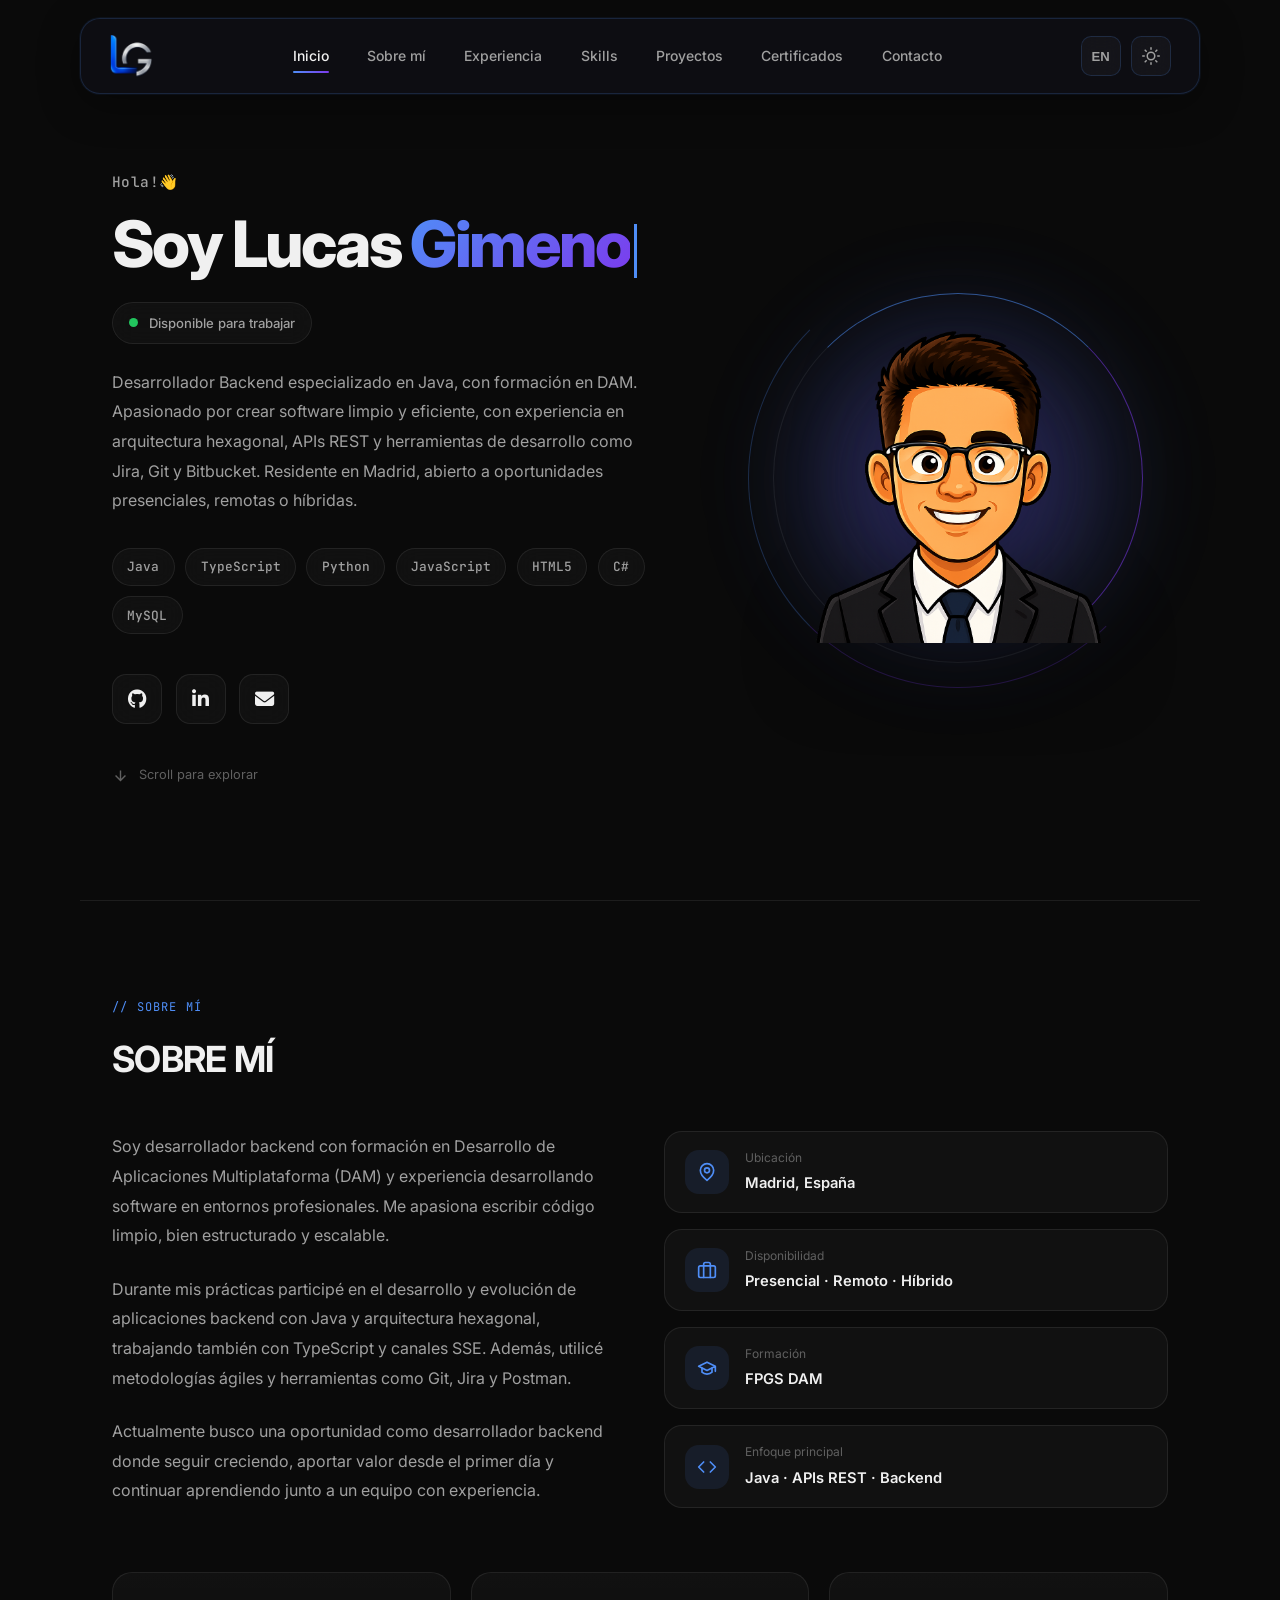
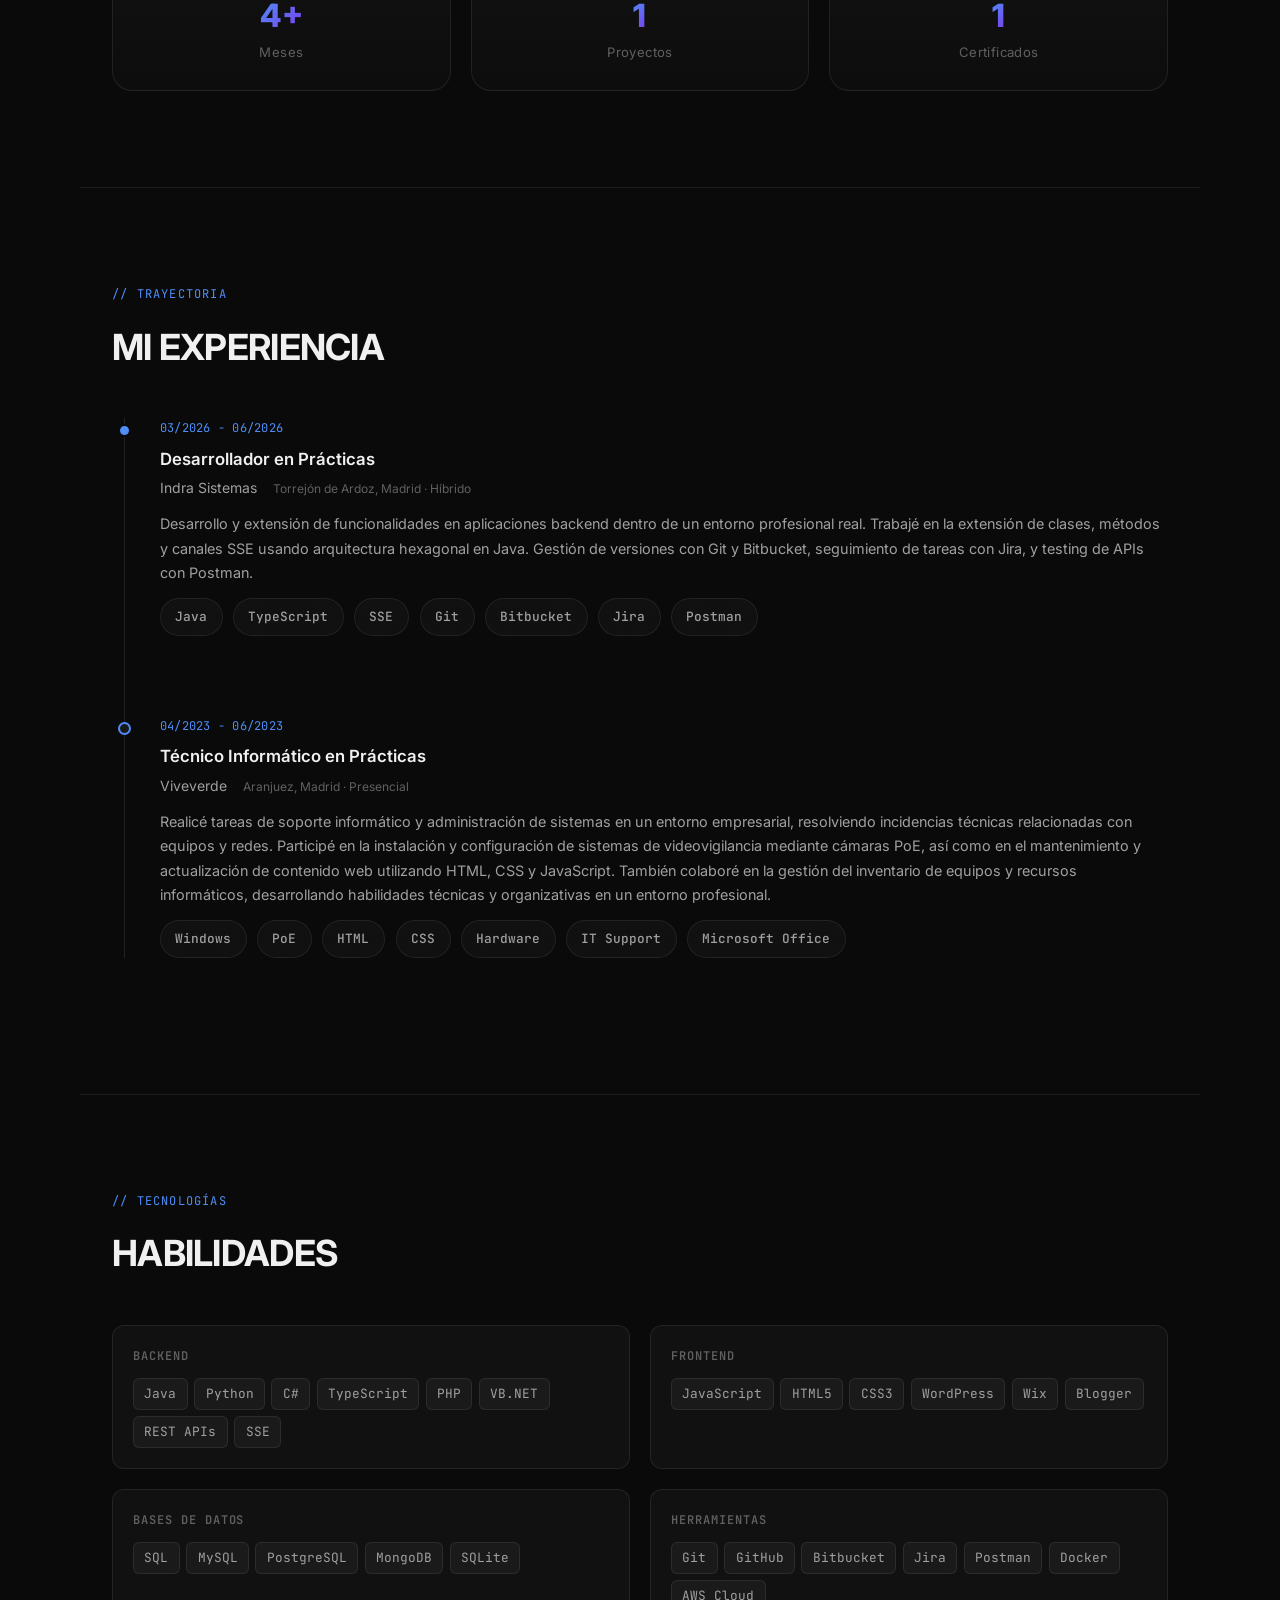
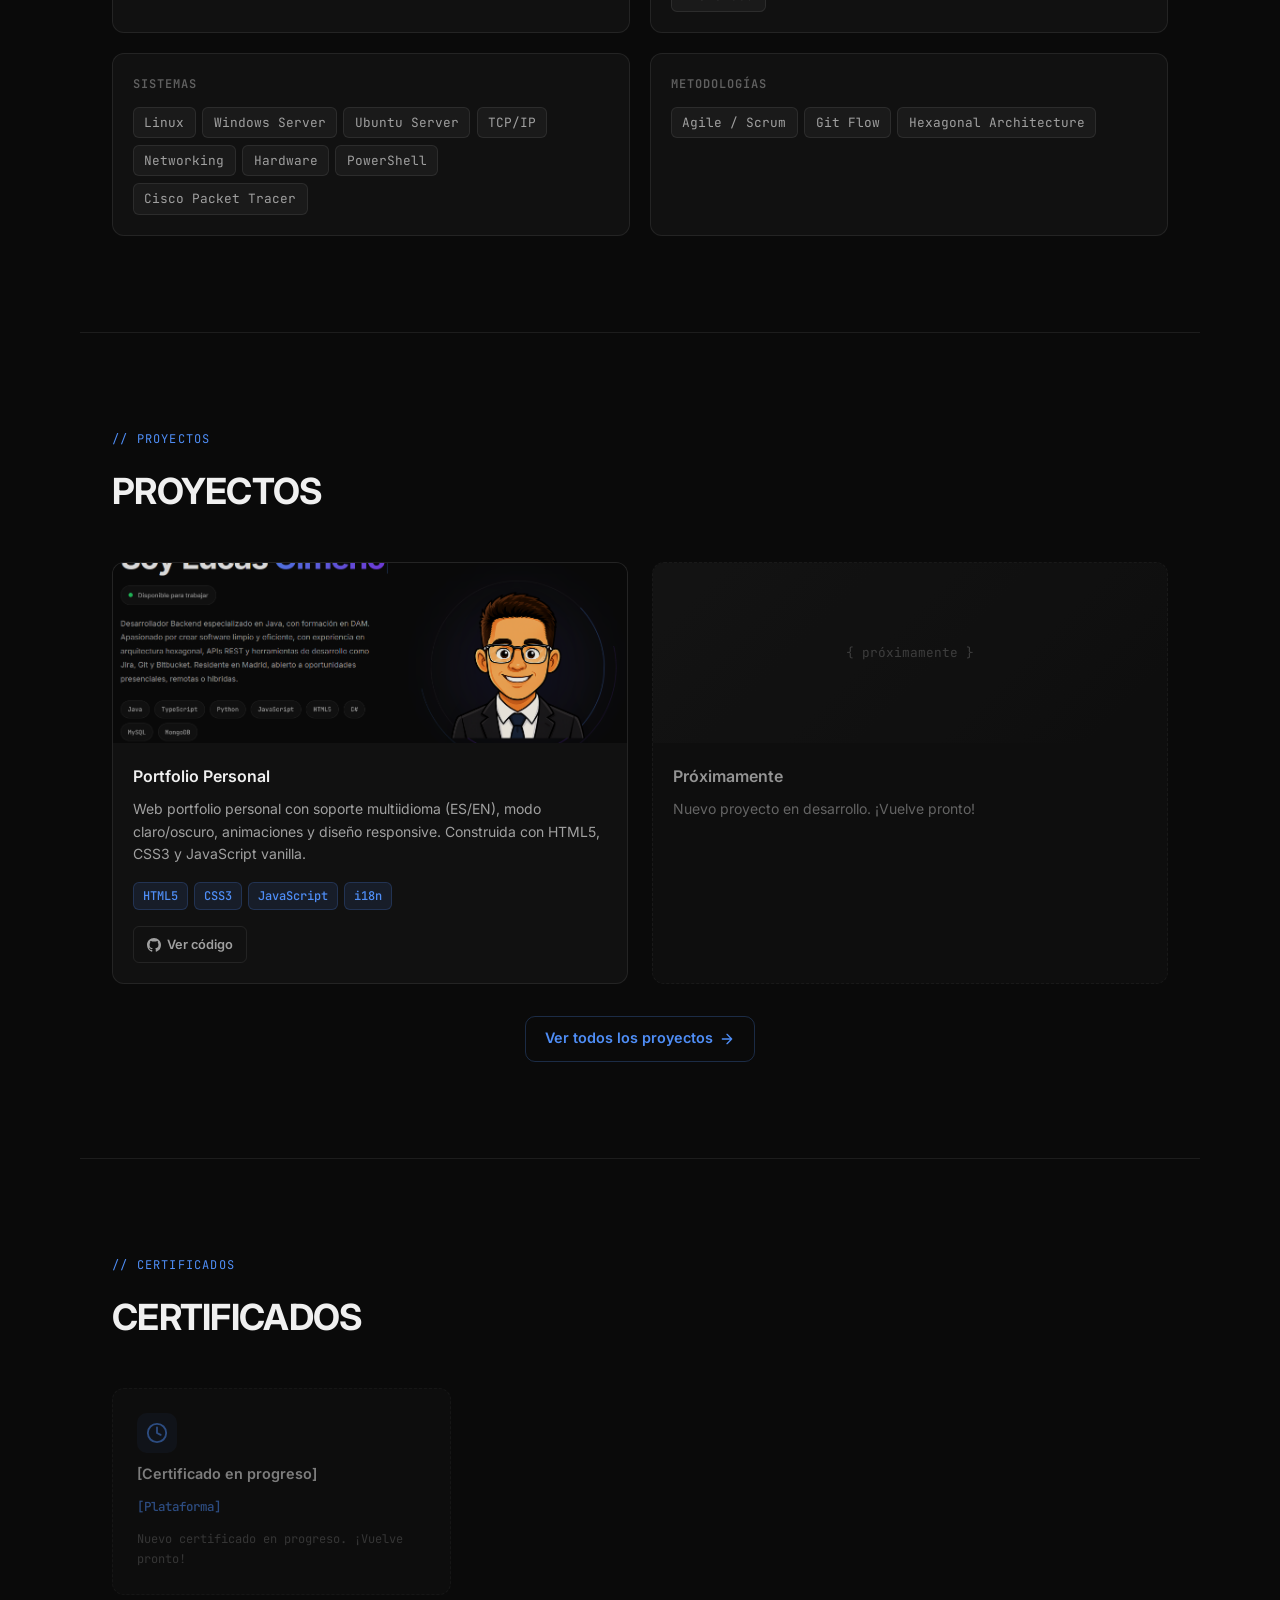
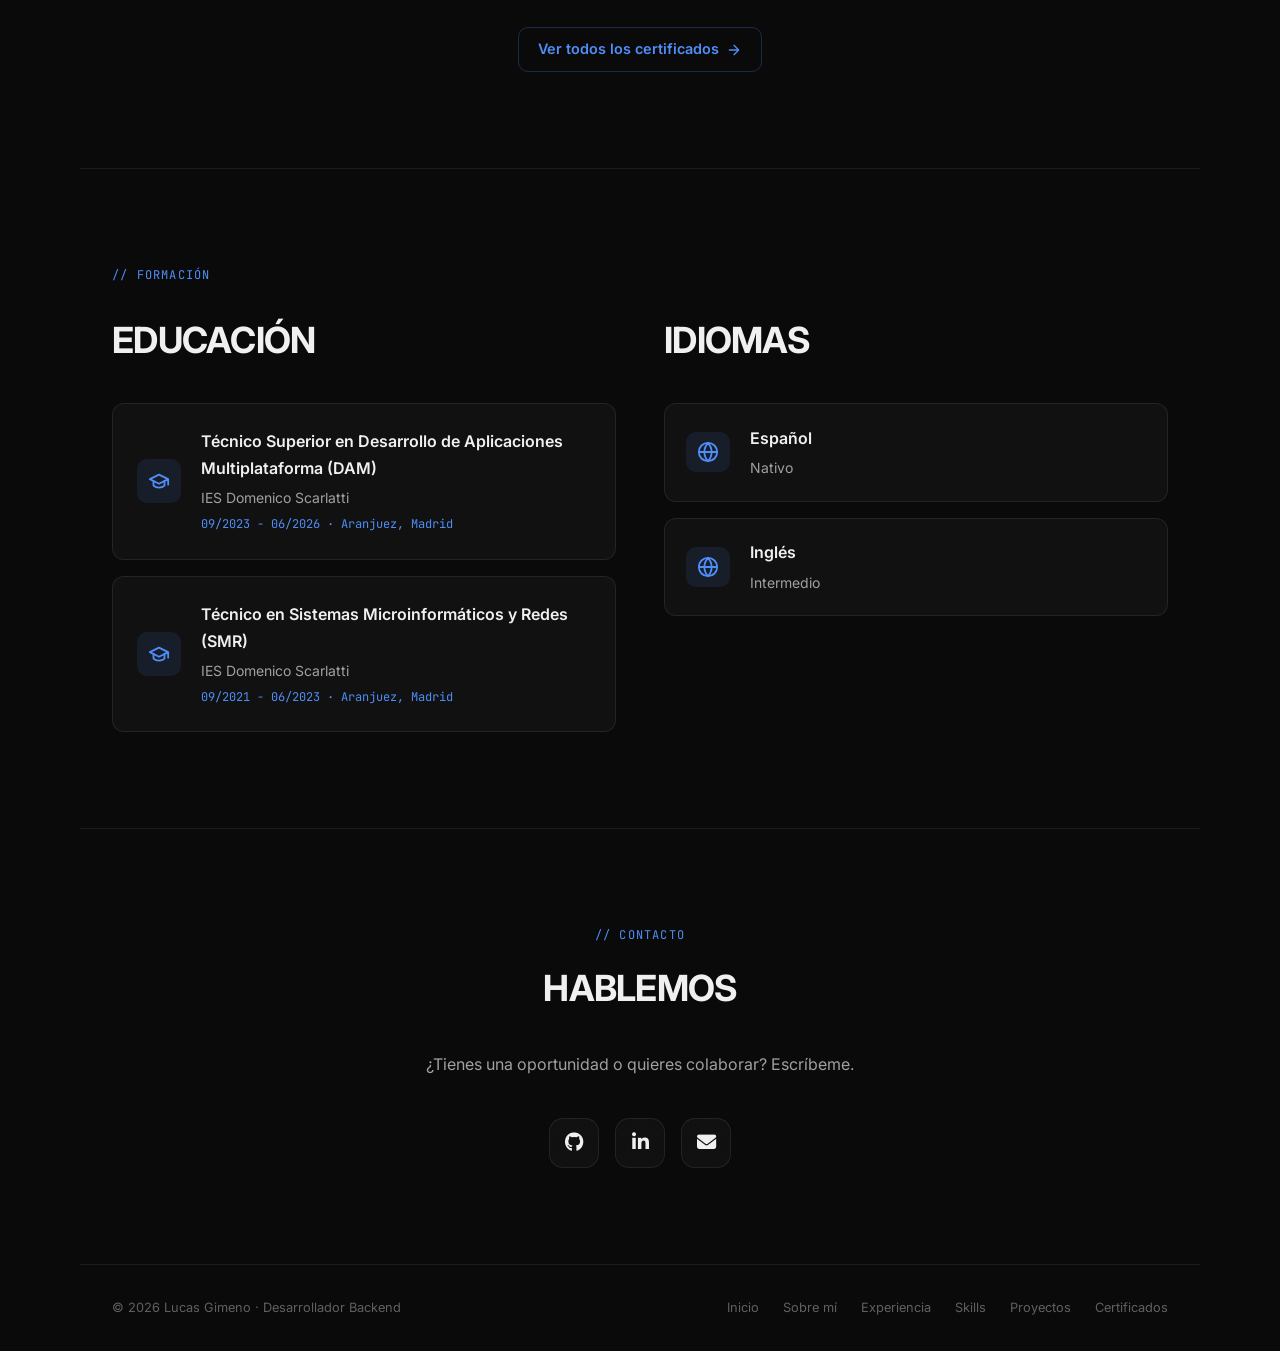
<file: index.html>
<!DOCTYPE html>
<!-- ES: index.html - Página principal del portfolio.
        Todas las secciones viven aquí como <section id="...">
        y se enlazan desde el navbar mediante anclas (#about, #projects...).
        Los textos visibles usan data-i18n="clave" y se rellenan
        en tiempo real desde data/content-es.js o content-en.js
        (ver scripts/language.js).
    EN: index.html - Home page portfolio.
        All sections live here as <section id="..."> and are
        linked from the navbar via anchors (#about, #projects...).
        Visible text uses data-i18n="key" and is filled in at
        runtime from data/content-es.js or content-en.js
        (see scripts/language.js). -->
<html lang="es" data-theme="dark">
    <head>
        <meta charset="UTF-8" />
        <meta name="viewport" content="width=device-width, initial-scale=1.0" />
        <title>Lucas Gimeno | Backend Developer</title>

        <!-- ES: Iconos / favicons. | EN: Icons / favicons. -->
        <link rel="icon" href="assets/icons/favicon.ico" sizes="any">
        <link rel="icon" type="image/png" sizes="32x32" href="assets/icons/favicon-32x32.png">
        <link rel="icon" type="image/png" sizes="16x16" href="assets/icons/favicon-16x16.png">
        <link rel="apple-touch-icon" sizes="180x180" href="assets/icons/apple-touch-icon.png">
        <link rel="manifest" href="assets/icons/site.webmanifest">

        <!-- ES: Fuentes de Google (Inter + JetBrains Mono). | EN: Google Fonts (Inter + JetBrains Mono). -->
        <link rel="preconnect" href="https://fonts.googleapis.com" />
        <link rel="preconnect" href="https://fonts.gstatic.com" crossorigin />
        <link rel="stylesheet" href="https://fonts.googleapis.com/css2?family=Inter:wght@300;400;500;600;700&family=JetBrains+Mono:wght@400;500&display=swap" />
        <link rel="stylesheet" href="https://cdnjs.cloudflare.com/ajax/libs/font-awesome/6.7.2/css/all.min.css"
            integrity="sha512-Evv84Mr4kqVGRNSgIGL/F/aIDqQb7xQ2vcrdIwxfjThSH8CSR7PBEakCr51Ck+w+/U6swU2Im1vVX0SVk9ABhg=="
            crossorigin="anonymous" referrerpolicy="no-referrer" />

        <!-- ES: Hojas de estilo propias, el orden de carga importa. | EN: Own stylesheets, load order matters. -->
        <link rel="stylesheet" href="styles/variables.css" />
        <link rel="stylesheet" href="styles/globals.css" />
        <link rel="stylesheet" href="styles/animations.css" />
        <link rel="stylesheet" href="styles/navbar.css" />
        <link rel="stylesheet" href="styles/hero.css" />
        <link rel="stylesheet" href="styles/about.css" />
        <link rel="stylesheet" href="styles/experience.css" />
        <link rel="stylesheet" href="styles/projects.css" />
        <link rel="stylesheet" href="styles/skills.css" />
        <link rel="stylesheet" href="styles/contact.css" />
        <link rel="stylesheet" href="styles/catalog.css" />
        <link rel="stylesheet" href="styles/responsive.css" />

        <!-- ES: Tema inline para evitar flash al cargar (se aplica antes de pintar la página).
            EN: Inline theme script to avoid a flash on load (applied before the page paints). -->
        <script>
            document.documentElement.setAttribute('data-theme', 'dark');
        </script>
    </head>

    <body>
        <!-- ═════════════════ NAVBAR ═════════════════ -->
        <!-- ES: Barra de navegación fija superior. | EN: Fixed top navigation bar. -->
        <nav>
            <div class="nav-logo">
                <img src="assets/images/logo.png" class="logo-img">
            </div>

            <!-- ES: Enlaces del navbar (se ocultan en tablet/móvil, ver responsive.css).
                EN: Navbar links (hidden on tablet/mobile, see responsive.css). -->
            <ul class="nav-links">
                <li><a href="#hero" data-i18n="nav.hero">Inicio</a></li>
                <li><a href="#about" data-i18n="nav.about">Sobre mí</a></li>
                <li><a href="#experience" data-i18n="nav.experience">Experiencia</a></li>
                <li><a href="#skills" data-i18n="nav.skills">Skills</a></li>
                <li><a href="#projects" data-i18n="nav.projects">Proyectos</a></li>
                <li><a href="#certificates" data-i18n="nav.certificates">Certificados</a></li>
                <li><a href="#contact" data-i18n="nav.contact">Contacto</a></li>
            </ul>

            <!-- ES: Botones de idioma, tema y menú hamburguesa.
                EN: Language, theme and hamburger menu buttons. -->
            <div class="nav-right">
                <!-- ES: Alterna ES/EN - gestionado por scripts/language.js.
                    EN: Toggles ES/EN - handled by scripts/language.js. -->
                <button id="langToggle" class="theme-btn">EN</button>

                <!-- ES: Alterna modo claro/oscuro - gestionado por scripts/theme.js.
                    EN: Toggles light/dark mode - handled by scripts/theme.js. -->
                <button id="themeToggle" class="theme-btn">
                    <svg id="themeIcon" xmlns="http://www.w3.org/2000/svg" width="18" height="18"
                        viewBox="0 0 24 24" fill="none" stroke="currentColor" stroke-width="2"
                        stroke-linecap="round" stroke-linejoin="round">
                    </svg>
                </button>

                <!-- ES: Botón hamburguesa - solo visible en tablet/móvil.
                    EN: Hamburger button - only visible on tablet/mobile. -->
                <button id="hamburger" type="button" aria-expanded="false">
                    <svg class="hamburger-icon" xmlns="http://www.w3.org/2000/svg" width="22" height="22"
                        viewBox="0 0 24 24" fill="none" stroke="currentColor" stroke-width="2.5"
                        stroke-linecap="round" stroke-linejoin="round">
                        <line class="line line-top" x1="4" y1="6" x2="20" y2="6"/>
                        <line class="line line-middle" x1="4" y1="12" x2="20" y2="12"/>
                        <line class="line line-bottom" x1="4" y1="18" x2="20" y2="18"/>
                    </svg>
                </button>
            </div>
        </nav>

        <!-- ES: Menú móvil a pantalla completa - se abre al pulsar el hamburger.
            EN: Full-screen mobile menu - opens on hamburger click. -->
        <div id="mobileMenu">
            <a href="#hero" data-i18n="nav.hero">Inicio</a>
            <a href="#about" data-i18n="nav.about">Sobre mí</a>
            <a href="#experience" data-i18n="nav.experience">Experiencia</a>
            <a href="#skills" data-i18n="nav.skills">Skills</a>
            <a href="#projects" data-i18n="nav.projects">Proyectos</a>
            <a href="#certificates" data-i18n="nav.certificates">Certificados</a>
            <a href="#contact" data-i18n="nav.contact">Contacto</a>
        </div>

        <!-- ═════════════════ HERO ═════════════════ -->
        <!-- ES: Sección principal - nombre, descripción, tags de tecnologías y avatar.
            EN: Main section - name, description, technology tags and avatar. -->
        <section id="hero">
            <div class="hero-left">
                <p class="hero-greeting" data-i18n="hero.greeting">Hola!👋</p>

                <!-- ES: #heroName es el objetivo del efecto de tipeo (ver scripts/typing.js).
                    EN: #heroName is the target of the typing effect (see scripts/typing.js). -->
                <h1 class="hero-name">
                    <span data-i18n="hero.name">Soy</span>
                    Lucas
                    <span class="accent" id="heroName" data-text="Gimeno">Gimeno</span><span class="cursor"></span>
                </h1>

                <!-- ES: Pastilla de estado con punto verde animado (ver hero.css).
                    EN: Status pill with animated green dot (see hero.css). -->
                <div class="hero-status">
                    <span class="status-dot"></span>
                    <span data-i18n="hero.status">Disponible para trabajar</span>
                </div>

                <p class="hero-desc" data-i18n="hero.desc">
                    Desarrollador Backend especializado en Java, con formación en DAM.
                    Apasionado por crear software limpio y eficiente, con experiencia en
                    arquitectura hexagonal, APIs REST y herramientas de desarrollo como
                    Jira, Git y Bitbucket. Residente en Madrid, abierto a oportunidades
                    presenciales, remotas o híbridas.
                </p>

                <!-- ES: Tags de tecnologías principales.
                    EN: Main technology tags. -->
                <div class="hero-tags">
                    <span class="hero-tag">Java</span>
                    <span class="hero-tag">TypeScript</span>
                    <span class="hero-tag">Python</span>
                    <span class="hero-tag">JavaScript</span>
                    <span class="hero-tag">HTML5</span>
                    <span class="hero-tag">C#</span>
                    <span class="hero-tag">MySQL</span>
                </div>

                <!-- ES: Iconos de redes sociales / contacto.
                    EN: Social media / contact icons. -->
                <div class="hero-links">
                    <!-- GitHub -->
                    <a href="https://github.com/luckyandev" target="_blank" rel="noopener noreferrer"
                        class="hero-link" data-tooltip="GitHub" data-tooltip-es="GitHub" data-tooltip-en="GitHub">
                        <i class="fa-brands fa-github"></i>
                    </a>

                    <!-- LinkedIn -->
                    <a href="https://linkedin.com/in/lucasgimeno" target="_blank" rel="noopener noreferrer"
                        class="hero-link" data-tooltip="LinkedIn" data-tooltip-es="LinkedIn" data-tooltip-en="LinkedIn">
                        <i class="fa-brands fa-linkedin-in"></i>
                    </a>

                    <!-- Instagram 
                    <a href="https://www.instagram.com/.............." target="_blank" rel="noopener noreferrer"
                        class="hero-link" data-tooltip="Instagram" data-tooltip-es="Instagram" data-tooltip-en="Instagram">
                        <i class="fa-brands fa-instagram"></i>
                    </a> -->

                    <!-- YouTube
                    <a href="https://www.youtube.com/.............." target="_blank" rel="noopener noreferrer"
                        class="hero-link" data-tooltip="YouTube" data-tooltip-es="YouTube" data-tooltip-en="YouTube">
                        <i class="fa-brands fa-youtube"></i>
                    </a> -->

                    <!-- Email -->
                    <a href="#" class="hero-link js-email-link" data-user="lucasgimeno007" data-domain="gmail.com"
                        target="_blank" rel="noopener noreferrer"
                        data-tooltip="Correo" data-tooltip-es="Email" data-tooltip-en="Email">
                        <i class="fa-solid fa-envelope"></i>
                    </a>
                </div>

                <!-- ES: Indicador de scroll animado. / EN: Animated scroll indicator. -->
                <div class="scroll-hint">
                    <svg xmlns="http://www.w3.org/2000/svg" viewBox="0 0 24 24" fill="none"
                        stroke="currentColor" stroke-width="2">
                        <path d="M12 5v14M5 12l7 7 7-7" />
                    </svg>
                    <span data-i18n="hero.scroll">Scroll para explorar</span>
                </div>
            </div>

            <!-- ES: Avatar con círculos de brillo y anillos decorativos animados (ver hero.css).
                EN: Avatar with glow circles and animated decorative rings (see hero.css). -->
            <div class="hero-right">
                <div class="hero-image-wrapper">
                    <div class="hero-circle hero-circle-1"></div>
                    <div class="hero-circle hero-circle-2"></div>
                    <div class="hero-ring"></div>
                    <div class="hero-ring hero-ring-2"></div>
                    <img src="assets/images/profile.png" alt="Lucas Gimeno" class="hero-img">
                </div>
            </div>
        </section>

        <hr class="section-divider" />

        <!-- ═════════════════ SOBRE MÍ / ABOUT ME ═════════════════ -->
        <section id="about" class="fade-in">
            <p class="section-label" data-i18n="about.label">// sobre mí</p>
            <h2 class="section-title" data-i18n="about.title">SOBRE MÍ</h2>

            <!-- ES: Grid de 2 columnas: texto a la izquierda, info-cards a la derecha.
                EN: 2-column grid: text on the left, info cards on the right. -->
            <div class="about-grid">
                <div class="about-text">
                    <p data-i18n="about.p1">
                        Soy desarrollador backend con formación en Desarrollo de Aplicaciones Multiplataforma (DAM)
                        y experiencia desarrollando software en entornos profesionales. Me apasiona escribir
                        código limpio, bien estructurado y escalable.
                    </p>
                    <p data-i18n="about.p2">
                        Durante mis prácticas participé en el desarrollo y evolución de aplicaciones backend en Java
                        utilizando arquitectura hexagonal, trabajando también con TypeScript y canales SSE. Además,
                        utilicé metodologías ágiles y herramientas como Git, Jira y Postman.
                    </p>
                    <p data-i18n="about.p3">
                        Actualmente busco una oportunidad como desarrollador backend donde seguir creciendo, aportar
                        valor desde el primer día y continuar aprendiendo junto a un equipo con experiencia.
                    </p>
                </div>

                <!-- ES: Tarjetas de info rápida (ubicación, disponibilidad, formación, enfoque).
                    EN: Quick info cards (location, availability, education, focus). -->
                <div class="about-info">
                    <!-- Location -->
                    <div class="info-card">
                        <div class="info-icon">
                            <svg xmlns="http://www.w3.org/2000/svg" viewBox="0 0 24 24" fill="none" stroke="currentColor"
                                stroke-width="2" stroke-linecap="round" stroke-linejoin="round">
                                <path d="M20 10c0 6-8 12-8 12s-8-6-8-12a8 8 0 0 1 16 0Z" />
                                <circle cx="12" cy="10" r="3" />
                            </svg>
                        </div>
                        <div>
                            <div class="info-label" data-i18n="about.location">Ubicación</div>
                            <div class="info-value" data-i18n="about.city">Madrid, España</div>
                        </div>
                    </div>

                    <!-- Availability -->
                    <div class="info-card">
                        <div class="info-icon">
                            <svg xmlns="http://www.w3.org/2000/svg" viewBox="0 0 24 24" fill="none" stroke="currentColor"
                                stroke-width="2" stroke-linecap="round" stroke-linejoin="round">
                                <rect x="2" y="7" width="20" height="14" rx="2" />
                                <path d="M16 21V5a2 2 0 0 0-2-2h-4a2 2 0 0 0-2 2v16" />
                            </svg>
                        </div>
                        <div>
                            <div class="info-label" data-i18n="about.availability">Disponibilidad</div>
                            <div class="info-value" data-i18n="about.modes">Presencial · Remoto · Híbrido</div>
                        </div>
                    </div>

                    <!-- Education -->
                    <div class="info-card">
                        <div class="info-icon">
                            <svg xmlns="http://www.w3.org/2000/svg" viewBox="0 0 24 24" fill="none" stroke="currentColor"
                                stroke-width="2" stroke-linecap="round" stroke-linejoin="round">
                                <path d="M22 10v6M2 10l10-5 10 5-10 5z" />
                                <path d="M6 12v5c3 3 9 3 12 0v-5" />
                            </svg>
                        </div>
                        <div>
                            <div class="info-label" data-i18n="about.education">Formación</div>
                            <div class="info-value" data-i18n="about.degree">FPGS DAM</div>
                        </div>
                    </div>

                    <!-- Main Focus -->
                    <div class="info-card">
                        <div class="info-icon">
                            <svg xmlns="http://www.w3.org/2000/svg" viewBox="0 0 24 24" fill="none" stroke="currentColor"
                                stroke-width="2" stroke-linecap="round" stroke-linejoin="round">
                                <polyline points="16 18 22 12 16 6" />
                                <polyline points="8 6 2 12 8 18" />
                            </svg>
                        </div>
                        <div>
                            <div class="info-label" data-i18n="about.focus">Enfoque principal</div>
                            <div class="info-value" data-i18n="about.stack">Backend · APIs REST · Java</div>
                        </div>
                    </div>
                </div>
            </div>

            <!-- ES: Bloque de estadísticas - ocupa las 2 columnas del grid de arriba.
                EN: Stats block - spans both columns of the grid above. -->
            <div class="about-stats">
                <div class="stat-item">
                    <span class="stat-number">4+</span>
                    <span class="stat-label" data-i18n="about.month">Meses</span>
                </div>

                <div class="stat-item">
                    <span class="stat-number">1</span>
                    <span class="stat-label" data-i18n="about.project">Proyectos</span>
                </div>

                <div class="stat-item">
                    <span class="stat-number">1</span>
                    <span class="stat-label" data-i18n="about.certificate">Certificados</span>
                </div>
            </div>
        </section>

        <hr class="section-divider" />

        <!-- ═════════════════ EXPERIENCIA / TIMELINE ═════════════════ -->
        <!-- ES: Historial laboral en formato línea de tiempo (ver experience.css).
            EN: Work history as a vertical timeline (see experience.css). -->
        <section id="experience" class="fade-in">
            <p class="section-label" data-i18n="exp.label">// trayectoria</p>
            <h2 class="section-title" data-i18n="exp.title">MI EXPERIENCIA</h2>

            <div class="timeline">
                <!-- Timeline 2 -->
                <div class="timeline-item">
                    <div class="timeline-dot"></div>
                    <div class="timeline-date">03/2026 - 06/2026</div>
                    <div class="timeline-role" data-i18n="exp2.role">Desarrollador en Prácticas</div>
                    <div class="timeline-company">
                        Indra Sistemas <span data-i18n="exp2.place">Torrejón de Ardoz, Madrid · Híbrido</span>
                    </div>
                    <div class="timeline-desc" data-i18n="exp2.desc">
                        Desarrollo y extensión de funcionalidades en aplicaciones backend dentro de un entorno
                        profesional real. Trabajé en la extensión de clases, métodos y canales SSE usando
                        arquitectura hexagonal en Java. Gestión de versiones con Git y Bitbucket, seguimiento
                        de tareas con Jira, y testing de APIs con Postman.
                    </div>
                    <div class="timeline-tags">
                        <span class="timeline-tag">Java</span>
                        <span class="timeline-tag">TypeScript</span>
                        <span class="timeline-tag">SSE</span>
                        <span class="timeline-tag">Git</span>
                        <span class="timeline-tag">Bitbucket</span>
                        <span class="timeline-tag">Jira</span>
                        <span class="timeline-tag">Postman</span>
                    </div>
                </div>

                <!-- Timeline 1 -->
                <div class="timeline-item">
                    <!-- ES: Punto de línea temporal atenuado (rol más antiguo).
                        EN: Dimmed timeline dot (older role). -->
                    <div class="timeline-dot" style="background: var(--bg3); border-color: var(--accent);"></div>
                    <div class="timeline-date">04/2023 - 06/2023</div>
                    <div class="timeline-role" data-i18n="exp1.role">Técnico Informático en Prácticas</div>
                    <div class="timeline-company">
                        Viveverde <span data-i18n="exp1.place">Aranjuez, Madrid · Presencial</span>
                    </div>
                    <div class="timeline-desc" data-i18n="exp1.desc">
                        Realicé tareas de soporte informático y administración de sistemas en un entorno empresarial,
                        resolviendo incidencias técnicas relacionadas con equipos y redes. Participé en la instalación
                        y configuración de sistemas de videovigilancia mediante cámaras PoE, así como en el mantenimiento
                        y actualización de contenido web utilizando HTML y CSS. También colaboré en la gestión del
                        inventario de equipos y recursos informáticos mediante herramientas ofimáticas.
                    </div>
                    <div class="timeline-tags">
                        <span class="timeline-tag">Windows</span>
                        <span class="timeline-tag">PoE</span>
                        <span class="timeline-tag">HTML</span>
                        <span class="timeline-tag">CSS</span>
                        <span class="timeline-tag">Hardware</span>
                        <span class="timeline-tag">IT Support</span>
                        <span class="timeline-tag">Microsoft Office</span>
                    </div>
                </div>
            </div>
        </section>

        <hr class="section-divider" />

        <!-- ═════════════════ SKILLS ═════════════════ -->
        <!-- ES: Tarjetas de categoría con pills de tecnologías (ver skills.css).
            EN: Category cards with technology pills (see skills.css). -->
        <section id="skills" class="fade-in">
            <p class="section-label" data-i18n="skills.label">// tecnologías</p>
            <h2 class="section-title" data-i18n="skills.title">HABILIDADES</h2>

            <div class="skills-grid">
                <div class="skill-card">
                    <div class="skill-card-title">Backend</div>
                    <div class="skill-pills">
                        <span class="skill-pill">Java</span>
                        <span class="skill-pill">Python</span>
                        <span class="skill-pill">C#</span>
                        <span class="skill-pill">TypeScript</span>
                        <span class="skill-pill">PHP</span>
                        <span class="skill-pill">VB.NET</span>
                        <span class="skill-pill">REST APIs</span>
                        <span class="skill-pill">SSE</span>
                    </div>
                </div>

                <div class="skill-card">
                    <div class="skill-card-title">Frontend</div>
                    <div class="skill-pills">
                        <span class="skill-pill">JavaScript</span>
                        <span class="skill-pill">HTML5</span>
                        <span class="skill-pill">CSS3</span>
                        <span class="skill-pill">WordPress</span>
                        <span class="skill-pill">Wix</span>
                        <span class="skill-pill">Blogger</span>
                    </div>
                </div>

                <div class="skill-card">
                    <div class="skill-card-title" data-i18n="skills.bd">Bases de datos</div>
                    <div class="skill-pills">
                        <span class="skill-pill">SQL</span>
                        <span class="skill-pill">MySQL</span>
                        <span class="skill-pill">PostgreSQL</span>
                        <span class="skill-pill">MongoDB</span>
                        <span class="skill-pill">SQLite</span>
                    </div>
                </div>

                <div class="skill-card">
                    <div class="skill-card-title" data-i18n="skills.tools">Herramientas</div>
                    <div class="skill-pills">
                        <span class="skill-pill">Git</span>
                        <span class="skill-pill">GitHub</span>
                        <span class="skill-pill">Bitbucket</span>
                        <span class="skill-pill">Jira</span>
                        <span class="skill-pill">Postman</span>
                        <span class="skill-pill">Docker</span>
                        <span class="skill-pill">AWS Cloud</span>
                    </div>
                </div>

                <div class="skill-card">
                    <div class="skill-card-title" data-i18n="skills.systems">Sistemas</div>
                    <div class="skill-pills">
                        <span class="skill-pill">Linux</span>
                        <span class="skill-pill">Windows Server</span>
                        <span class="skill-pill">Ubuntu Server</span>
                        <span class="skill-pill">TCP/IP</span>
                        <span class="skill-pill">Networking</span>
                        <span class="skill-pill">Hardware</span>
                        <span class="skill-pill">PowerShell</span>
                        <span class="skill-pill">Cisco Packet Tracer</span>
                    </div>
                </div>

                <div class="skill-card">
                    <div class="skill-card-title" data-i18n="skills.methodologies">Metodologías</div>
                    <div class="skill-pills">
                        <span class="skill-pill">Agile / Scrum</span>
                        <span class="skill-pill">Git Flow</span>
                        <span class="skill-pill">Hexagonal Architecture</span>
                    </div>
                </div>
            </div>
        </section>

        <hr class="section-divider" />

        <!-- ═════════════════ PROYECTOS / PROJECTS ═════════════════ -->
        <!-- ES: Solo se muestran los proyectos destacados.
                El catálogo completo, con buscador y filtros, vive en projects.html
                (ver "Ver todos los proyectos" al final de la grid).
            EN: Only the featured projects are shown here.
                The full catalog, with search and filters, lives in projects.html
                (see "View all projects" at the end of the grid). -->
        <section id="projects" class="fade-in">
            <p class="section-label" data-i18n="projects.label">// proyectos</p>
            <h2 class="section-title" data-i18n="projects.title">PROYECTOS</h2>

            <div class="projects-grid">
                <!-- Project 1 -->
                <div class="project-card">
                    <img src="assets/images/projects/portfolio.png" class="project-img">
                    <div class="project-body">
                        <div class="project-title" data-i18n="project1.title">Portfolio Personal</div>
                        <div class="project-desc" data-i18n="project1.desc">Web portfolio personal con soporte multiidioma (ES/EN), modo claro/oscuro, animaciones y diseño responsive. Construida con HTML5, CSS3 y JavaScript vanilla.</div>
                        <div class="project-tags">
                            <span class="project-tag">HTML5</span>
                            <span class="project-tag">CSS3</span>
                            <span class="project-tag">JavaScript</span>
                            <span class="project-tag">i18n</span>
                        </div>
                        <div class="project-links">
                            <a href="https://github.com/luckyandev/portfolio.dev" target="_blank" rel="noopener" class="project-link">
                                <svg xmlns="http://www.w3.org/2000/svg" viewBox="0 0 24 24" fill="currentColor">
                                    <path d="M12 0C5.37 0 0 5.37 0 12c0 5.31 3.435 9.795 8.205 11.385.6.105.825-.255.825-.57 0-.285-.015-1.23-.015-2.235-3.015.555-3.795-.735-4.035-1.41-.135-.345-.72-1.41-1.23-1.695-.42-.225-1.02-.78-.015-.795.945-.015 1.62.87 1.845 1.23 1.08 1.815 2.805 1.305 3.495.99.105-.78.42-1.305.765-1.605-2.67-.3-5.46-1.335-5.46-5.925 0-1.305.465-2.385 1.23-3.225-.12-.3-.54-1.53.12-3.18 0 0 1.005-.315 3.3 1.23.96-.27 1.98-.405 3-.405s2.04.135 3 .405c2.295-1.56 3.3-1.23 3.3-1.23.66 1.65.24 2.88.12 3.18.765.84 1.23 1.905 1.23 3.225 0 4.605-2.805 5.625-5.475 5.925.435.375.81 1.095.81 2.22 0 1.605-.015 2.895-.015 3.3 0 .315.225.69.825.57A12.02 12.02 0 0 0 24 12c0-6.63-5.37-12-12-12z"/></svg>
                                <span data-i18n="projects.github">Ver código</span>
                            </a>
                        </div>
                    </div>
                </div>

                <!-- Project 2 — Coming soon -->
                <div class="project-card coming-soon">
                    <div class="project-img-placeholder" data-i18n="projects.coming.placeholder">{ próximamente }</div>
                    <div class="project-body">
                        <div class="project-title" data-i18n="projects.coming">Próximamente</div>
                        <div class="project-desc" data-i18n="projects.coming.desc">Nuevo proyecto en desarrollo. ¡Vuelve pronto!</div>
                    </div>
                </div>
            </div>

            <!-- ES: Enlace al catálogo completo de proyectos (projects.html).
                EN: Link to the full project catalog (projects.html). -->
            <div class="catalog-viewall">
                <a href="projects.html">
                    <span data-i18n="catalog.viewall.projects">Ver todos los proyectos</span>
                    <svg xmlns="http://www.w3.org/2000/svg" viewBox="0 0 24 24" fill="none" stroke="currentColor" stroke-width="2" stroke-linecap="round" stroke-linejoin="round"><path d="M5 12h14M12 5l7 7-7 7"/></svg>
                </a>
            </div>
        </section>

        <hr class="section-divider" />

        <!-- ═════════════════ CERTIFICADOS / CERTIFICATES ═════════════════ -->
        <!-- ES: Igual que en Proyectos, solo se muestran los destacados.
                El catálogo completo vive en certificates.html.
            EN: Same as Projects, only the featured ones are shown here.
                The full catalog lives in certificates.html. -->
        <section id="certificates" class="fade-in">
            <p class="section-label" data-i18n="certificates.label">// certificados</p>
            <h2 class="section-title" data-i18n="certificates.title">CERTIFICADOS</h2>

            <div class="certificates-grid">
                <!-- Certificado 1 - placeholder real
                <div class="cert-card">
                    <div class="cert-icon">
                        <svg xmlns="http://www.w3.org/2000/svg" viewBox="0 0 24 24" fill="none" stroke="currentColor" stroke-width="2" stroke-linecap="round" stroke-linejoin="round">
                            <circle cx="12" cy="8" r="6"/><path d="M15.477 12.89 17 22l-5-3-5 3 1.523-9.11"/>
                        </svg>
                    </div>
                    <div class="cert-name" data-i18n="certificate1.title">[Nombre del certificado]</div>
                    <div class="cert-issuer" data-i18n="certificate1.platform">[Plataforma — ej: Coursera / Oracle / Google]</div>
                    <div class="cert-date" data-i18n="certificate1.date">[Mes Año]</div>
                    <a href="#" target="_blank" rel="noopener" class="cert-link">
                        <svg xmlns="http://www.w3.org/2000/svg" viewBox="0 0 24 24" fill="none" stroke="currentColor" stroke-width="2" stroke-linecap="round" stroke-linejoin="round"><path d="M18 13v6a2 2 0 0 1-2 2H5a2 2 0 0 1-2-2V8a2 2 0 0 1 2-2h6"/><polyline points="15 3 21 3 21 9"/><line x1="10" y1="14" x2="21" y2="3"/></svg>
                        <span data-i18n="certificates.view">Ver certificado</span>
                    </a>
                </div>  -->

                <!-- Certificado 1 - En progreso -->
                <div class="cert-card placeholder">
                    <div class="cert-icon">
                        <svg xmlns="http://www.w3.org/2000/svg" viewBox="0 0 24 24" fill="none" stroke="currentColor" stroke-width="2" stroke-linecap="round" stroke-linejoin="round">
                            <path d="M12 22c5.523 0 10-4.477 10-10S17.523 2 12 2 2 6.477 2 12s4.477 10 10 10z"/><path d="M12 6v6l4 2"/>
                        </svg>
                    </div>
                    <div class="cert-name" data-i18n="certificates.coming">[Certificado en progreso]</div>
                    <div class="cert-issuer" data-i18n="certificates.coming.placeholder">[Plataforma]</div>
                    <div class="cert-date" data-i18n="certificates.coming.desc">Nuevo certificado en progreso. ¡Vuelve pronto!</div>
                </div>
            </div>

            <!-- ES: Enlace al catálogo completo de certificados (certificates.html).
                EN: Link to the full certificate catalog (certificates.html). -->
            <div class="catalog-viewall">
                <a href="certificates.html">
                    <span data-i18n="catalog.viewall.certificates">Ver todos los certificados</span>
                    <svg xmlns="http://www.w3.org/2000/svg" viewBox="0 0 24 24" fill="none" stroke="currentColor" stroke-width="2" stroke-linecap="round" stroke-linejoin="round"><path d="M5 12h14M12 5l7 7-7 7"/></svg>
                </a>
            </div>
        </section>

        <hr class="section-divider" />

        <!-- ═════════════════ EDUCACIÓN + IDIOMAS / EDUCATION + LANGUAGES ═════════════════ -->
        <!-- ES: Educación e Idiomas comparten sección, en un grid de 2 columnas
                iguales (ver .edu-lang-grid en experience.css). En tablet/móvil
                se apilan en una sola columna (Educación primero).
            EN: Education and Languages share a section, in a 2 equal-width
                column grid (see .edu-lang-grid in experience.css). On
                tablet/mobile they stack into a single column (Education first). -->
        <section id="education" class="fade-in">
            <p class="section-label" data-i18n="edu.label">// formación</p>

            <div class="edu-lang-grid">
                <div class="edu-lang-col">
                    <h2 class="section-title" data-i18n="edu.title">EDUCACIÓN</h2>

                    <div class="edu-card">
                        <div class="edu-badge">
                            <svg xmlns="http://www.w3.org/2000/svg" viewBox="0 0 24 24" fill="none" stroke="currentColor"
                                stroke-width="2" stroke-linecap="round" stroke-linejoin="round">
                                <path d="M22 10v6M2 10l10-5 10 5-10 5z" />
                                <path d="M6 12v5c3 3 9 3 12 0v-5" />
                            </svg>
                        </div>
                        <div>
                            <div class="edu-title" data-i18n="edu.dam">Técnico Superior en Desarrollo de Aplicaciones Multiplataforma (DAM)</div>
                            <div class="edu-school">IES Domenico Scarlatti</div>
                            <div class="edu-year">09/2023 - 06/2026 · Aranjuez, Madrid</div>
                        </div>
                    </div>

                    <div class="edu-card">
                        <div class="edu-badge">
                            <svg xmlns="http://www.w3.org/2000/svg" viewBox="0 0 24 24" fill="none" stroke="currentColor"
                                stroke-width="2" stroke-linecap="round" stroke-linejoin="round">
                                <path d="M22 10v6M2 10l10-5 10 5-10 5z" />
                                <path d="M6 12v5c3 3 9 3 12 0v-5" />
                            </svg>
                        </div>
                        <div>
                            <div class="edu-title" data-i18n="edu.smr">Técnico en Sistemas Microinformáticos y Redes (SMR)</div>
                            <div class="edu-school">IES Domenico Scarlatti</div>
                            <div class="edu-year">09/2021 - 06/2023 · Aranjuez, Madrid</div>
                        </div>
                    </div>
                </div>

                <div class="edu-lang-col">
                    <h2 class="section-title" data-i18n="lang.title">IDIOMAS</h2>

                    <div class="lang-card">
                        <div class="lang-badge">
                            <svg xmlns="http://www.w3.org/2000/svg" viewBox="0 0 24 24" fill="none" stroke="currentColor"
                                stroke-width="2" stroke-linecap="round" stroke-linejoin="round">
                                <circle cx="12" cy="12" r="10" />
                                <path d="M2 12h20M12 2a15.3 15.3 0 0 1 4 10 15.3 15.3 0 0 1-4 10 15.3 15.3 0 0 1-4-10 15.3 15.3 0 0 1 4-10z" />
                            </svg>
                        </div>
                        <div>
                            <div class="lang-name" data-i18n="lang.es">Español</div>
                            <div class="lang-level" data-i18n="lang.es.level">Nativo</div>
                        </div>
                    </div>

                    <div class="lang-card">
                        <div class="lang-badge">
                            <svg xmlns="http://www.w3.org/2000/svg" viewBox="0 0 24 24" fill="none" stroke="currentColor"
                                stroke-width="2" stroke-linecap="round" stroke-linejoin="round">
                                <circle cx="12" cy="12" r="10" />
                                <path d="M2 12h20M12 2a15.3 15.3 0 0 1 4 10 15.3 15.3 0 0 1-4 10 15.3 15.3 0 0 1-4-10 15.3 15.3 0 0 1 4-10z" />
                            </svg>
                        </div>
                        <div>
                            <div class="lang-name" data-i18n="lang.en">Inglés</div>
                            <div class="lang-level" data-i18n="lang.en.level">Intermedio</div>
                        </div>
                    </div>
                </div>
            </div>
        </section>

        <hr class="section-divider" />

        <!-- ═════════════════ CONTACTO / CONTACT ═════════════════ -->
        <section id="contact" class="fade-in">
            <p class="section-label" data-i18n="contact.label">// contacto</p>
            <h2 class="section-title" data-i18n="contact.title">HABLEMOS</h2>
            <p class="contact-subtitle" data-i18n="contact.sub">¿Tienes una oportunidad o quieres colaborar? Escríbeme.</p>

            <!-- ES: Reutiliza los mismos iconos/estilos que hero-links.
                EN: Reuses the same icons/styles as hero-links. -->
            <div class="contact-links">
                <!-- GitHub -->
                <a href="https://github.com/luckyandev" target="_blank" rel="noopener noreferrer"
                    class="hero-link" data-tooltip="GitHub" data-tooltip-es="GitHub" data-tooltip-en="GitHub">
                    <i class="fa-brands fa-github"></i>
                </a>

                <!-- LinkedIn -->
                <a href="https://linkedin.com/in/lucasgimeno" target="_blank" rel="noopener noreferrer"
                    class="hero-link" data-tooltip="LinkedIn" data-tooltip-es="LinkedIn" data-tooltip-en="LinkedIn">
                    <i class="fa-brands fa-linkedin-in"></i>
                </a>

                <!-- Instagram 
                <a href="https://www.instagram.com/.............." target="_blank" rel="noopener noreferrer"
                    class="hero-link" data-tooltip="Instagram" data-tooltip-es="Instagram" data-tooltip-en="Instagram">
                    <i class="fa-brands fa-instagram"></i>
                </a> -->

                <!-- YouTube
                <a href="https://www.youtube.com/.............." target="_blank" rel="noopener noreferrer"
                    class="hero-link" data-tooltip="YouTube" data-tooltip-es="YouTube" data-tooltip-en="YouTube">
                    <i class="fa-brands fa-youtube"></i>
                </a> -->

                <!-- Email -->
                <a href="#" class="hero-link js-email-link" data-user="lucasgimeno007" data-domain="gmail.com"
                    target="_blank" rel="noopener noreferrer"
                    data-tooltip="Correo" data-tooltip-es="Email" data-tooltip-en="Email">
                    <i class="fa-solid fa-envelope"></i>
                </a>
            </div>
        </section>

        <!-- ═════════════════ FOOTER ═════════════════ -->
        <footer>
            <span data-i18n="footer.copy">© 2026 Lucas Gimeno · Desarrollador Backend</span>
            <div class="footer-links">
                <a href="#hero" data-i18n="nav.hero">Inicio</a>
                <a href="#about" data-i18n="nav.about">Sobre mí</a>
                <a href="#experience" data-i18n="nav.experience">Experiencia</a>
                <a href="#skills" data-i18n="nav.skills">Skills</a>
                <a href="#projects" data-i18n="nav.projects">Proyectos</a>
                <a href="#certificates" data-i18n="nav.certificates">Certificados</a>
            </div>
        </footer>

        <!-- ES: Scripts al final del body para no bloquear el renderizado.
                El orden importa: content-es/en antes que language.js.
            EN: Scripts at the end of body so they don't block rendering.
                Order matters: content-es/en must load before language.js. -->
        <script src="data/content-en.js"></script>
        <script src="data/content-es.js"></script>
        <script src="scripts/animations.js"></script>
        <script src="scripts/language.js"></script>
        <script src="scripts/navbar.js"></script>
        <script src="scripts/theme.js"></script>
        <script src="scripts/typing.js"></script>
        <script src="scripts/email-protect.js"></script>
    </body>
</html>
</file>
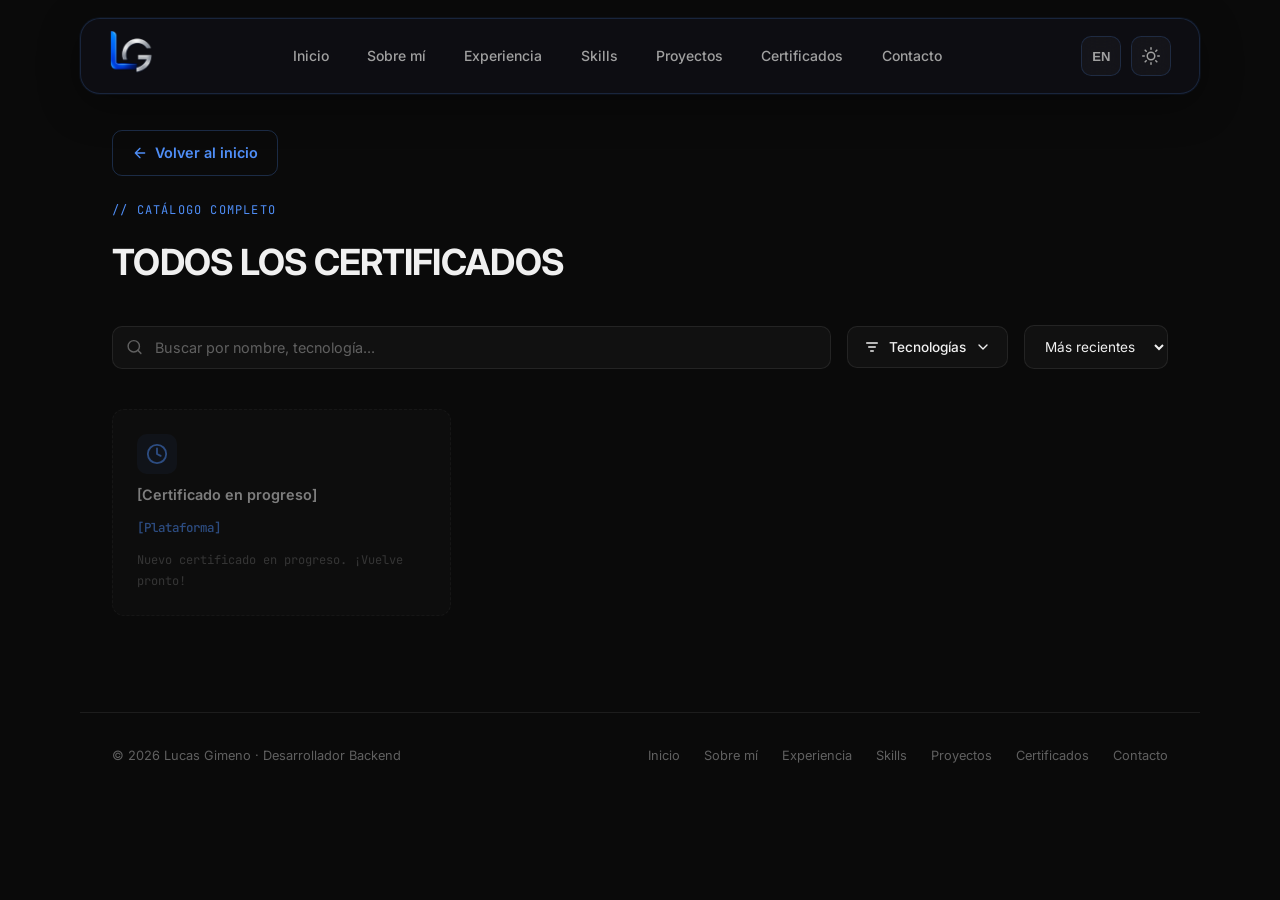
<file: certificates.html>
<!DOCTYPE html>
<!-- ES: certificates.html - Catalogo completo de certificados,
        con buscador y filtros por plataforma/tecnologia.
        Reutiliza las mismas tarjetas (.cert-card) y estilos
        que la seccion de certificados de index.html.
    EN: certificates.html - Full certificate catalog, with
        search and platform/technology filters. Reuses the
        same cards (.cert-card) and styles as the certificates
        section in index.html. -->
<html lang="es" data-theme="dark">
    <head>
        <meta charset="UTF-8" />
        <meta name="viewport" content="width=device-width, initial-scale=1.0" />
        <title>Lucas Gimeno | Backend Developer</title>

        <link rel="icon" href="assets/icons/favicon.ico" sizes="any">
        <link rel="icon" type="image/png" sizes="32x32" href="assets/icons/favicon-32x32.png">
        <link rel="icon" type="image/png" sizes="16x16" href="assets/icons/favicon-16x16.png">
        <link rel="apple-touch-icon" sizes="180x180" href="assets/icons/apple-touch-icon.png">
        <link rel="manifest" href="assets/icons/site.webmanifest">

        <link rel="preconnect" href="https://fonts.googleapis.com" />
        <link rel="preconnect" href="https://fonts.gstatic.com" crossorigin />
        <link rel="stylesheet" href="https://fonts.googleapis.com/css2?family=Inter:wght@300;400;500;600;700&family=JetBrains+Mono:wght@400;500&display=swap" />
        <link rel="stylesheet" href="https://cdnjs.cloudflare.com/ajax/libs/font-awesome/6.7.2/css/all.min.css">

        <link rel="stylesheet" href="styles/variables.css" />
        <link rel="stylesheet" href="styles/globals.css" />
        <link rel="stylesheet" href="styles/animations.css" />
        <link rel="stylesheet" href="styles/navbar.css" />
        <link rel="stylesheet" href="styles/projects.css" />
        <link rel="stylesheet" href="styles/catalog.css" />
        <link rel="stylesheet" href="styles/responsive.css" />

        <script>
            document.documentElement.setAttribute('data-theme', 'dark');
        </script>
    </head>

    <body>
        <!-- ═════════════════ NAVBAR ═════════════════ -->
        <nav>
            <div class="nav-logo">
                <a href="index.html"><img src="assets/images/logo.png" class="logo-img"></a>
            </div>

            <ul class="nav-links">
                <li><a href="index.html#hero" data-i18n="nav.hero">Inicio</a></li>
                <li><a href="index.html#about" data-i18n="nav.about">Sobre mí</a></li>
                <li><a href="index.html#experience" data-i18n="nav.experience">Experiencia</a></li>
                <li><a href="index.html#skills" data-i18n="nav.skills">Skills</a></li>
                <li><a href="index.html#projects" data-i18n="nav.projects">Proyectos</a></li>
                <li><a href="index.html#certificates" data-i18n="nav.certificates">Certificados</a></li>
                <li><a href="index.html#contact" data-i18n="nav.contact">Contacto</a></li>
            </ul>

            <div class="nav-right">
                <button id="langToggle" class="theme-btn">EN</button>

                <button id="themeToggle" class="theme-btn">
                    <svg id="themeIcon" xmlns="http://www.w3.org/2000/svg" width="18" height="18"
                        viewBox="0 0 24 24" fill="none" stroke="currentColor" stroke-width="2"
                        stroke-linecap="round" stroke-linejoin="round">
                    </svg>
                </button>

                <button id="hamburger" type="button" aria-label="Abrir menú" aria-expanded="false">
                    <svg class="hamburger-icon" xmlns="http://www.w3.org/2000/svg" width="22" height="22"
                        viewBox="0 0 24 24" fill="none" stroke="currentColor" stroke-width="2.5"
                        stroke-linecap="round" stroke-linejoin="round">
                        <line class="line line-top" x1="4" y1="6" x2="20" y2="6"/>
                        <line class="line line-middle" x1="4" y1="12" x2="20" y2="12"/>
                        <line class="line line-bottom" x1="4" y1="18" x2="20" y2="18"/>
                    </svg>
                </button>
            </div>
        </nav>

        <div id="mobileMenu">
            <a href="index.html#hero" data-i18n="nav.hero">Inicio</a>
            <a href="index.html#about" data-i18n="nav.about">Sobre mí</a>
            <a href="index.html#experience" data-i18n="nav.experience">Experiencia</a>
            <a href="index.html#skills" data-i18n="nav.skills">Skills</a>
            <a href="index.html#projects" data-i18n="nav.projects">Proyectos</a>
            <a href="index.html#certificates" data-i18n="nav.certificates">Certificados</a>
            <a href="index.html#contact" data-i18n="nav.contact">Contacto</a>
        </div>

        <!-- ═════════════════ CABECERA DEL CATÁLOGO ═════════════════ -->
        <header class="catalog-header">
            <a href="index.html#projects" class="catalog-back">
                <svg xmlns="http://www.w3.org/2000/svg" viewBox="0 0 24 24" fill="none" stroke="currentColor" stroke-width="2" stroke-linecap="round" stroke-linejoin="round"><path d="M19 12H5M12 19l-7-7 7-7"/></svg>
                <span data-i18n="catalog.back">Volver al inicio</span>
            </a>
            <p class="section-label" data-i18n="catalog.certificates.label">// catálogo completo</p>
            <h1 class="section-title" data-i18n="catalog.certificates.title">TODOS LOS CERTIFICADOS</h1>
        </header>

        <section class="catalog-body">
            <!-- ES: Buscador + orden. | EN: Search + sort. -->
            <div class="catalog-controls">
                <div class="catalog-search">
                    <svg xmlns="http://www.w3.org/2000/svg" viewBox="0 0 24 24" fill="none" stroke="currentColor"
                        stroke-width="2" stroke-linecap="round" stroke-linejoin="round">
                        <circle cx="11" cy="11" r="8" /><line x1="21" y1="21" x2="16.65" y2="16.65" />
                    </svg>
                    <input type="text" id="catalogSearch" data-i18n-placeholder="catalog.search.placeholder"
                        placeholder="Buscar por nombre, tecnología...">
                </div>

                <!-- ES: Desplegable de filtro por tecnología (con buscador interno).
                    EN: Technology filter dropdown (with internal search). -->
                <div class="tag-filter" id="catalogTags"></div>

                <div class="catalog-sort">
                    <select id="catalogSort">
                        <option value="newest" data-i18n="catalog.sort.newest">Más recientes</option>
                        <option value="oldest" data-i18n="catalog.sort.oldest">Más antiguos</option>
                    </select>
                </div>
            </div>

            <div class="certificates-grid" id="catalogGrid">
                <!-- Certificado 1 
                <div class="cert-card" data-tags="oracle java" data-date="2025-03">
                    <div class="cert-icon">
                        <svg xmlns="http://www.w3.org/2000/svg" viewBox="0 0 24 24" fill="none" stroke="currentColor" stroke-width="2" stroke-linecap="round" stroke-linejoin="round">
                            <circle cx="12" cy="8" r="6"/><path d="M15.477 12.89 17 22l-5-3-5 3 1.523-9.11"/>
                        </svg>
                    </div>
                    <div class="cert-name" data-i18n="certificate1.title">[Nombre del certificado]</div>
                    <div class="cert-issuer" data-i18n="certificate1.platform">[Plataforma — ej: Coursera / Oracle / Google]</div>
                    <div class="cert-date" data-i18n="certificate1.date">[Mes Año]</div>
                    <a href="#" target="_blank" rel="noopener" class="cert-link">
                        <svg xmlns="http://www.w3.org/2000/svg" viewBox="0 0 24 24" fill="none" stroke="currentColor" stroke-width="2" stroke-linecap="round" stroke-linejoin="round"><path d="M18 13v6a2 2 0 0 1-2 2H5a2 2 0 0 1-2-2V8a2 2 0 0 1 2-2h6"/><polyline points="15 3 21 3 21 9"/><line x1="10" y1="14" x2="21" y2="3"/></svg>
                        <span data-i18n="certificates.view">Ver certificado</span>
                    </a>
                </div> -->

                <!-- ES: Ejemplo de tarjeta "en progreso" (misma clase que en index.html).
                    EN: "In progress" card example (same class as in index.html). -->
                <div class="cert-card placeholder" data-tags="" data-date="">
                    <div class="cert-icon">
                        <svg xmlns="http://www.w3.org/2000/svg" viewBox="0 0 24 24" fill="none" stroke="currentColor" stroke-width="2" stroke-linecap="round" stroke-linejoin="round">
                            <path d="M12 22c5.523 0 10-4.477 10-10S17.523 2 12 2 2 6.477 2 12s4.477 10 10 10z"/><path d="M12 6v6l4 2"/>
                        </svg>
                    </div>
                    <div class="cert-name" data-i18n="certificates.coming">[Certificado en progreso]</div>
                    <div class="cert-issuer" data-i18n="certificates.coming.placeholder">[Plataforma]</div>
                    <div class="cert-date" data-i18n="certificates.coming.desc">Nuevo certificado en progreso. ¡Vuelve pronto!</div>
                </div>
            </div>

            <div class="catalog-empty" id="catalogEmpty">
                <svg xmlns="http://www.w3.org/2000/svg" viewBox="0 0 24 24" fill="none" stroke="currentColor"
                    stroke-width="1.5" stroke-linecap="round" stroke-linejoin="round">
                    <circle cx="11" cy="11" r="8" /><line x1="21" y1="21" x2="16.65" y2="16.65" />
                </svg>
                <span data-i18n="catalog.empty">No se encontraron resultados con esos filtros.</span>
            </div>
        </section>

        <!-- ═════════════════ FOOTER ═════════════════ -->
        <footer>
            <span data-i18n="footer.copy">© 2026 Lucas Gimeno · Desarrollador Backend</span>
            <div class="footer-links">
                <a href="index.html#hero" data-i18n="nav.hero">Inicio</a>
                <a href="index.html#about" data-i18n="nav.about">Sobre mí</a>
                <a href="index.html#experience" data-i18n="nav.experience">Experiencia</a>
                <a href="index.html#skills" data-i18n="nav.skills">Skills</a>
                <a href="index.html#projects" data-i18n="nav.projects">Proyectos</a>
                <a href="index.html#certificates" data-i18n="nav.certificates">Certificados</a>
                <a href="index.html#contact" data-i18n="nav.contact">Contacto</a>
            </div>
        </footer>

        <script src="data/content-es.js"></script>
        <script src="data/content-en.js"></script>
        <script src="scripts/theme.js"></script>
        <script src="scripts/animations.js"></script>
        <script src="scripts/navbar.js"></script>
        <script src="scripts/language.js"></script>
        <script src="scripts/catalog-filter.js"></script>
        <script>
            document.addEventListener('DOMContentLoaded', () => {
                initCatalogFilter({
                    gridSelector: '#catalogGrid',
                    cardSelector: '.cert-card',
                    searchInputSelector: '#catalogSearch',
                    tagContainerSelector: '#catalogTags',
                    sortSelectSelector: '#catalogSort',
                    emptyStateSelector: '#catalogEmpty'
                });
            });
        </script>
    </body>
</html>
</file>
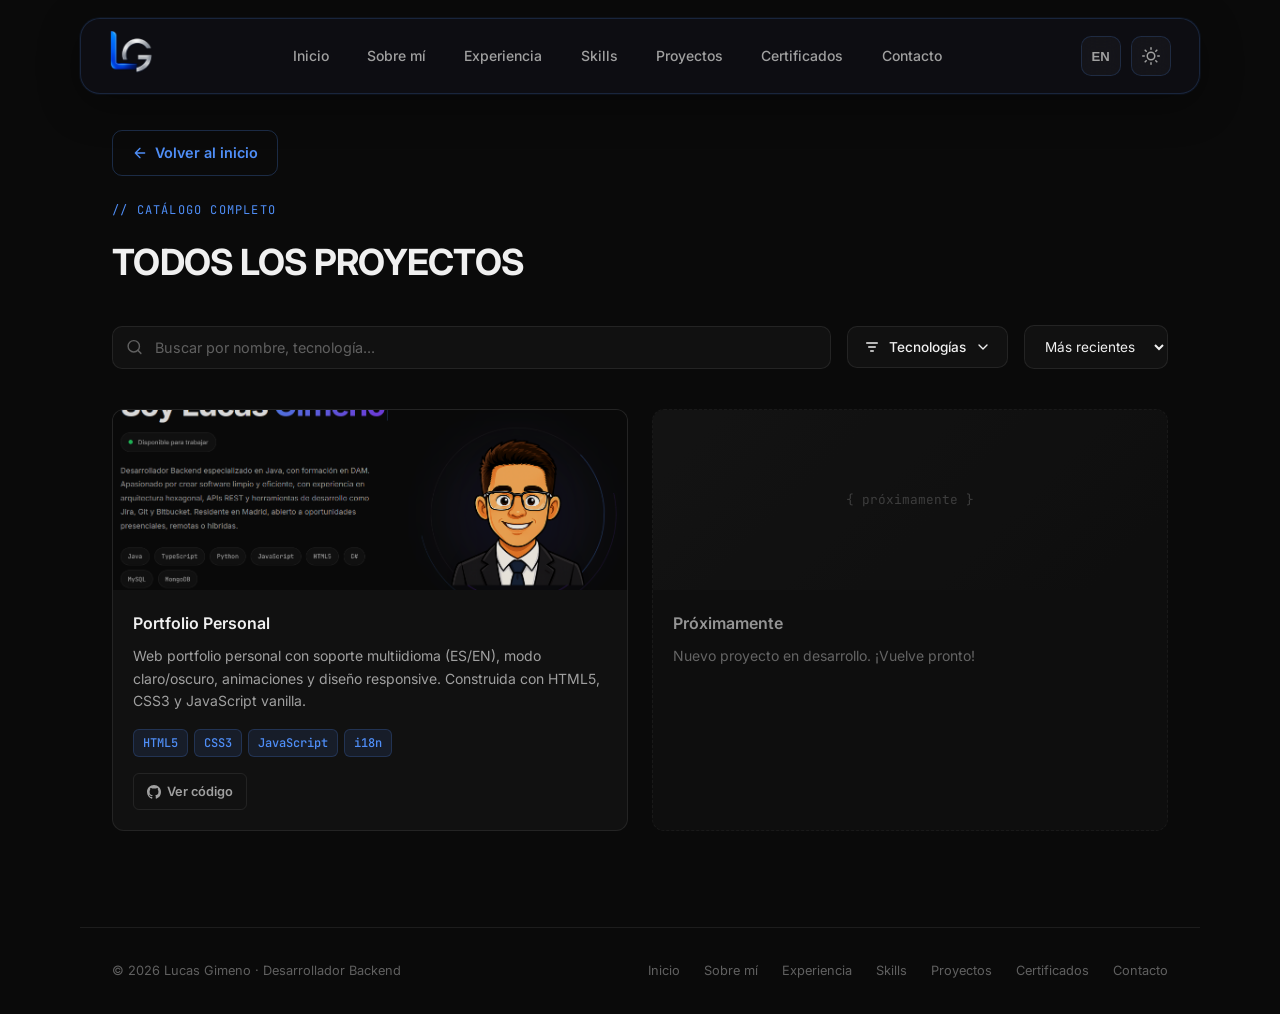
<file: projects.html>
<!DOCTYPE html>
<!-- ES: proyectos.html - Catalogo completo de proyectos, con
        buscador y filtros por tecnologia. Reutiliza las mismas
        tarjetas (.project-card) y estilos que la seccion de
        proyectos de index.html para no romper la estetica.
    EN: proyectos.html - Full project catalog, with search and
        technology filters. Reuses the same cards (.project-card)
        and styles as the projects section in index.html so the
        look stays consistent. -->
<html lang="es" data-theme="dark">
    <head>
        <meta charset="UTF-8" />
        <meta name="viewport" content="width=device-width, initial-scale=1.0" />
        <title>Lucas Gimeno | Backend Developer</title>

        <link rel="icon" href="assets/icons/favicon.ico" sizes="any">
        <link rel="icon" type="image/png" sizes="32x32" href="assets/icons/favicon-32x32.png">
        <link rel="icon" type="image/png" sizes="16x16" href="assets/icons/favicon-16x16.png">
        <link rel="apple-touch-icon" sizes="180x180" href="assets/icons/apple-touch-icon.png">
        <link rel="manifest" href="assets/icons/site.webmanifest">

        <link rel="preconnect" href="https://fonts.googleapis.com" />
        <link rel="preconnect" href="https://fonts.gstatic.com" crossorigin />
        <link rel="stylesheet" href="https://fonts.googleapis.com/css2?family=Inter:wght@300;400;500;600;700&family=JetBrains+Mono:wght@400;500&display=swap" />
        <link rel="stylesheet" href="https://cdnjs.cloudflare.com/ajax/libs/font-awesome/6.7.2/css/all.min.css">

        <link rel="stylesheet" href="styles/variables.css" />
        <link rel="stylesheet" href="styles/globals.css" />
        <link rel="stylesheet" href="styles/animations.css" />
        <link rel="stylesheet" href="styles/navbar.css" />
        <link rel="stylesheet" href="styles/projects.css" />
        <link rel="stylesheet" href="styles/catalog.css" />
        <link rel="stylesheet" href="styles/responsive.css" />

        <script>
            document.documentElement.setAttribute('data-theme', 'dark');
        </script>
    </head>

    <body>
        <!-- ═════════════════ NAVBAR ═════════════════ -->
        <nav>
            <div class="nav-logo">
                <a href="index.html"><img src="assets/images/logo.png" class="logo-img"></a>
            </div>

            <ul class="nav-links">
                <li><a href="index.html#hero" data-i18n="nav.hero">Inicio</a></li>
                <li><a href="index.html#about" data-i18n="nav.about">Sobre mí</a></li>
                <li><a href="index.html#experience" data-i18n="nav.experience">Experiencia</a></li>
                <li><a href="index.html#skills" data-i18n="nav.skills">Skills</a></li>
                <li><a href="index.html#projects" data-i18n="nav.projects">Proyectos</a></li>
                <li><a href="index.html#certificates" data-i18n="nav.certificates">Certificados</a></li>
                <li><a href="index.html#contact" data-i18n="nav.contact">Contacto</a></li>
            </ul>

            <div class="nav-right">
                <button id="langToggle" class="theme-btn">EN</button>

                <button id="themeToggle" class="theme-btn">
                    <svg id="themeIcon" xmlns="http://www.w3.org/2000/svg" width="18" height="18"
                        viewBox="0 0 24 24" fill="none" stroke="currentColor" stroke-width="2"
                        stroke-linecap="round" stroke-linejoin="round">
                    </svg>
                </button>

                <button id="hamburger" type="button" aria-label="Abrir menú" aria-expanded="false">
                    <svg class="hamburger-icon" xmlns="http://www.w3.org/2000/svg" width="22" height="22"
                        viewBox="0 0 24 24" fill="none" stroke="currentColor" stroke-width="2.5"
                        stroke-linecap="round" stroke-linejoin="round">
                        <line class="line line-top" x1="4" y1="6" x2="20" y2="6"/>
                        <line class="line line-middle" x1="4" y1="12" x2="20" y2="12"/>
                        <line class="line line-bottom" x1="4" y1="18" x2="20" y2="18"/>
                    </svg>
                </button>
            </div>
        </nav>

        <div id="mobileMenu">
            <a href="index.html#hero" data-i18n="nav.hero">Inicio</a>
            <a href="index.html#about" data-i18n="nav.about">Sobre mí</a>
            <a href="index.html#experience" data-i18n="nav.experience">Experiencia</a>
            <a href="index.html#skills" data-i18n="nav.skills">Skills</a>
            <a href="index.html#projects" data-i18n="nav.projects">Proyectos</a>
            <a href="index.html#certificates" data-i18n="nav.certificates">Certificados</a>
            <a href="index.html#contact" data-i18n="nav.contact">Contacto</a>
        </div>

        <!-- ═════════════════ CABECERA DEL CATÁLOGO ═════════════════ -->
        <header class="catalog-header">
            <a href="index.html#projects" class="catalog-back">
                <svg xmlns="http://www.w3.org/2000/svg" viewBox="0 0 24 24" fill="none" stroke="currentColor" stroke-width="2" stroke-linecap="round" stroke-linejoin="round"><path d="M19 12H5M12 19l-7-7 7-7"/></svg>
                <span data-i18n="catalog.back">Volver al inicio</span>
            </a>
            <p class="section-label" data-i18n="catalog.projects.label">// catálogo completo</p>
            <h1 class="section-title" data-i18n="catalog.projects.title">TODOS LOS PROYECTOS</h1>
        </header>

        <section class="catalog-body">
            <!-- ES: Buscador + orden. | EN: Search + sort. -->
            <div class="catalog-controls">
                <div class="catalog-search">
                    <svg xmlns="http://www.w3.org/2000/svg" viewBox="0 0 24 24" fill="none" stroke="currentColor"
                        stroke-width="2" stroke-linecap="round" stroke-linejoin="round">
                        <circle cx="11" cy="11" r="8" /><line x1="21" y1="21" x2="16.65" y2="16.65" />
                    </svg>
                    <input type="text" id="catalogSearch" data-i18n-placeholder="catalog.search.placeholder"
                        placeholder="Buscar por nombre, tecnología...">
                </div>

                <!-- ES: Desplegable de filtro por tecnología (con buscador interno).
                    EN: Technology filter dropdown (with internal search). -->
                <div class="tag-filter" id="catalogTags"></div>

                <div class="catalog-sort">
                    <select id="catalogSort">
                        <option value="newest" data-i18n="catalog.sort.newest">Más recientes</option>
                        <option value="oldest" data-i18n="catalog.sort.oldest">Más antiguos</option>
                    </select>
                </div>
            </div>

            <!-- ES: Mismo grid y mismas tarjetas que en index.html.
                EN: Same grid and same cards as in index.html. -->
            <div class="projects-grid" id="catalogGrid">
                <!-- Project 1 -->
                <div class="project-card" data-tags="HTML CSS JavaScript i18n" data-date="2025-06">
                    <img src="assets/images/projects/portfolio.png" class="project-img">
                    <div class="project-body">
                        <div class="project-title" data-i18n="project1.title">Portfolio Personal</div>
                        <div class="project-desc" data-i18n="project1.desc">Web portfolio personal con soporte multiidioma (ES/EN), modo claro/oscuro, animaciones y diseño responsive. Construida con HTML5, CSS3 y JavaScript vanilla.</div>
                        <div class="project-tags">
                            <span class="project-tag">HTML5</span>
                            <span class="project-tag">CSS3</span>
                            <span class="project-tag">JavaScript</span>
                            <span class="project-tag">i18n</span>
                        </div>
                        <div class="project-links">
                            <a href="https://github.com/luckyandev/portfolio.dev" target="_blank" rel="noopener" class="project-link">
                                <svg xmlns="http://www.w3.org/2000/svg" viewBox="0 0 24 24" fill="currentColor">
                                    <path d="M12 0C5.37 0 0 5.37 0 12c0 5.31 3.435 9.795 8.205 11.385.6.105.825-.255.825-.57 0-.285-.015-1.23-.015-2.235-3.015.555-3.795-.735-4.035-1.41-.135-.345-.72-1.41-1.23-1.695-.42-.225-1.02-.78-.015-.795.945-.015 1.62.87 1.845 1.23 1.08 1.815 2.805 1.305 3.495.99.105-.78.42-1.305.765-1.605-2.67-.3-5.46-1.335-5.46-5.925 0-1.305.465-2.385 1.23-3.225-.12-.3-.54-1.53.12-3.18 0 0 1.005-.315 3.3 1.23.96-.27 1.98-.405 3-.405s2.04.135 3 .405c2.295-1.56 3.3-1.23 3.3-1.23.66 1.65.24 2.88.12 3.18.765.84 1.23 1.905 1.23 3.225 0 4.605-2.805 5.625-5.475 5.925.435.375.81 1.095.81 2.22 0 1.605-.015 2.895-.015 3.3 0 .315.225.69.825.57A12.02 12.02 0 0 0 24 12c0-6.63-5.37-12-12-12z"/></svg>
                                <span data-i18n="projects.github">Ver código</span>
                            </a>
                        </div>
                    </div>
                </div>

                <!-- ES: Ejemplo de tarjeta "próximamente" (misma clase que en index.html).
                    EN: "Coming soon" card example (same class as in index.html). -->
                <div class="project-card coming-soon" data-tags="" data-date="">
                    <div class="project-img-placeholder" data-i18n="projects.coming.placeholder">{ próximamente }</div>
                    <div class="project-body">
                        <div class="project-title" data-i18n="projects.coming">Próximamente</div>
                        <div class="project-desc" data-i18n="projects.coming.desc">Nuevo proyecto en desarrollo. ¡Vuelve pronto!</div>
                    </div>
                </div>
            </div>

            <!-- ES: Mensaje cuando ningún proyecto cumple los filtros.
                EN: Message when no project matches the filters. -->
            <div class="catalog-empty" id="catalogEmpty">
                <svg xmlns="http://www.w3.org/2000/svg" viewBox="0 0 24 24" fill="none" stroke="currentColor"
                    stroke-width="1.5" stroke-linecap="round" stroke-linejoin="round">
                    <circle cx="11" cy="11" r="8" /><line x1="21" y1="21" x2="16.65" y2="16.65" />
                </svg>
                <span data-i18n="catalog.empty">No se encontraron resultados con esos filtros.</span>
            </div>
        </section>

        <!-- ═════════════════ FOOTER ═════════════════ -->
        <footer>
            <span data-i18n="footer.copy">© 2026 Lucas Gimeno · Desarrollador Backend</span>
            <div class="footer-links">
                <a href="index.html#hero" data-i18n="nav.hero">Inicio</a>
                <a href="index.html#about" data-i18n="nav.about">Sobre mí</a>
                <a href="index.html#experience" data-i18n="nav.experience">Experiencia</a>
                <a href="index.html#skills" data-i18n="nav.skills">Skills</a>
                <a href="index.html#projects" data-i18n="nav.projects">Proyectos</a>
                <a href="index.html#certificates" data-i18n="nav.certificates">Certificados</a>
                <a href="index.html#contact" data-i18n="nav.contact">Contacto</a>
            </div>
        </footer>

        <script src="data/content-es.js"></script>
        <script src="data/content-en.js"></script>
        <script src="scripts/theme.js"></script>
        <script src="scripts/animations.js"></script>
        <script src="scripts/navbar.js"></script>
        <script src="scripts/language.js"></script>
        <script src="scripts/catalog-filter.js"></script>
        <script>
            document.addEventListener('DOMContentLoaded', () => {
                initCatalogFilter({
                    gridSelector: '#catalogGrid',
                    cardSelector: '.project-card',
                    searchInputSelector: '#catalogSearch',
                    tagContainerSelector: '#catalogTags',
                    sortSelectSelector: '#catalogSort',
                    emptyStateSelector: '#catalogEmpty'
                });
            });
        </script>
    </body>
</html>
</file>
<file: styles/variables.css>
/*  ==========================================================
    VARIABLES.CSS - styles/variables.css
    ES: Variables globales (custom properties) del proyecto.
        Aqui se define toda la paleta de colores, tipografias,
        espaciados y transiciones para no repetirlas por todo
        el CSS. Cambiar un valor aqui lo cambia en toda la web.
    EN: Global custom properties for the whole project.
        Colors, typography, spacing and transitions live here
        so they aren't repeated across the CSS. Changing a
        value here updates it across the entire site.
    ==========================================================  */

:root {
    /*  ES: Colores del modo oscuro (tema por defecto).
        EN: Dark mode colors (default theme).  */
    --bg: #0a0a0a;
    --bg2: #111111;
    --bg3: #1a1a1a;
    --border: rgba(255, 255, 255, 0.08);
    --text: #f0f0f0;
    --text2: #a0a0a0;
    --text3: #606060;
    --accent: #4f8ef7;
    --accent2: #7c3aed;
    --tag-bg: rgba(79, 142, 247, 0.1);
    --tag-color: #4f8ef7;
    --nav-bg: rgba(15, 15, 20, 0.92);
    --nav-border: rgba(79, 142, 247, 0.18);
    --card-bg: #111111;
    --timeline-line: rgba(255, 255, 255, 0.1);

    /*  ES: Tipografia - fuente principal y monoespaciada.
        EN: Typography - main and monospace fonts.  */
    --font-main: 'Inter', sans-serif;
    --font-mono: 'JetBrains Mono', monospace;

    /*  ES: Espaciado general de las secciones.
        EN: General section spacing.  */
    --section-padding: 6rem 2rem;
    --max-width: 1120px;

    /*  ES: Radios de borde reutilizables.
        EN: Reusable border radii.  */
    --radius-sm: 6px;
    --radius-md: 10px;
    --radius-lg: 12px;

    /*  ES: Duraciones de transicion estandar.
        EN: Standard transition durations.  */
    --transition: 0.2s ease;
    --transition-slow: 0.3s ease;

    /*  ES: Variables "premium" - efecto cristal (glass) y sombras.
        EN: "Premium" variables - glass effect and shadows.  */
    --glass-bg: rgba(255, 255, 255, 0.03);
    --glass-border: rgba(255, 255, 255, 0.06);
    --nav-shadow: 0 10px 40px rgba(0, 0, 0, 0.35), 0 0 0 1px rgba(79, 142, 247, 0.08);
    --hover-glow: 0 0 0 4px rgba(79, 142, 247, 0.05);
}

/*  ES: Sobrescritura de variables para el modo claro.
        Se activa poniendo data-theme="light" en el <html>
        (lo gestiona scripts/theme.js).
    EN: Variable overrides for light mode.
        Activated by setting data-theme="light" on <html>
        (managed by scripts/theme.js).  */
[data-theme="light"] {
    --bg: #F8F8FF;
    --bg2: #eef0f5;
    --bg3: #e4e7ef;
    --border: rgba(0, 0, 0, 0.08);
    --text: #0a0a0a;
    --text2: #555555;
    --text3: #999999;
    --accent: #2563eb;
    --accent2: #7c3aed;
    --tag-bg: rgba(37, 99, 235, 0.08);
    --tag-color: #2563eb;
    --nav-bg: rgba(255, 255, 255, 0.95);
    --nav-border: rgba(37, 99, 235, 0.20);
    --card-bg: #ffffff;
    --timeline-line: rgba(0, 0, 0, 0.1);
    --glass-bg: rgba(0, 0, 0, 0.02);
    --glass-border: rgba(0, 0, 0, 0.08);
    --nav-shadow: 0 8px 32px rgba(0, 0, 0, 0.10), 0 0 0 1px rgba(37, 99, 235, 0.12);
    --hover-glow: 0 0 0 4px rgba(37, 99, 235, 0.04);
}
</file>
<file: styles/globals.css>
/*  ==========================================================
    GLOBALS.CSS - styles/globals.css
    ES: Reset basico y estilos generales compartidos por toda
        la pagina. Todo lo que no es especifico de una seccion
        concreta vive aqui.
    EN: Basic reset and general styles shared across the whole
        page. Anything that isn't specific to one section liveshere.
    ==========================================================  */
    
/*  ES: Reset universal - quitamos margenes/padding por defecto
        y usamos box-sizing: border-box en todo.
    EN: Universal reset - remove default margin/padding and
        use box-sizing: border-box everywhere.  */
* {
    margin: 0;
    padding: 0;
    box-sizing: border-box;
}

/*  ES: Scroll suave al navegar con anclas.
    EN: Smooth scroll when navigating to anchors.  */
html {
    scroll-behavior: smooth;
    overflow-x: hidden;
}

/*  ES: Estilos base del body - fuente, color de fondo/texto
        segun el tema activo, y transicion suave al cambiar
        entre modo claro/oscuro.
    EN: Base body styles - font, background/text color based
        on the active theme, and a smooth transition when
        switching between light/dark mode.  */
body {
    font-family: var(--font-main);
    background: var(--bg);
    color: var(--text);
    transition: background var(--transition-slow), color var(--transition-slow);
    line-height: 1.7;
    overflow-x: hidden;
}

/*  ES: Contenedor comun de cada <section> - ancho maximo
        centrado y padding uniforme.
    EN: Common container for every <section> - centered max
        width and uniform padding.  */
section {
    padding: var(--section-padding);
    max-width: var(--max-width);
    margin: 0 auto;
}

/*  ES: Linea divisoria entre secciones.
    EN: Divider line between sections.  */
.section-divider {
    border: none;
    border-top: 1px solid var(--border);
    max-width: var(--max-width);
    margin: 0 auto;
}

/*  ES: Etiqueta pequeña tipo "// sobre mi" encima de cada titulo.
    EN: Small label like "// about me" above each section title.  */
.section-label {
    font-family: var(--font-mono);
    font-size: 0.75rem;
    color: var(--accent);
    letter-spacing: 0.1em;
    text-transform: uppercase;
    margin-bottom: 0.75rem;
}

/*  ES: Titulo grande de cada seccion.
    EN: Big heading for each section.  */
.section-title {
    font-size: clamp(1.75rem, 4vw, 2.25rem);
    font-weight: 700;
    letter-spacing: -0.02em;
    margin-bottom: 2rem;
    color: var(--text);
}

/*  ES: Tags globales.
    EN: Global tags.  */
.tag {
    background: var(--tag-bg);
    color: var(--tag-color);
    border: 1px solid rgba(79, 142, 247, 0.2);
    border-radius: var(--radius-sm);
    padding: 0.3rem 0.75rem;
    font-size: 0.8rem;
    font-family: var(--font-mono);
    font-weight: 500;
}

/*  ES: Ajuste del borde del tag en modo claro.
    EN: Tag border tweak for light mode.  */
[data-theme="light"] .tag {
    border-color: rgba(37, 99, 235, 0.15);
}

/*  ES: Footer - pie de pagina con copyright y enlaces.
    EN: Footer - page footer with copyright and links.  */
footer {
    border-top: 1px solid var(--border);
    padding: 2rem;
    max-width: var(--max-width);
    margin: 0 auto;
    display: flex;
    justify-content: space-between;
    align-items: center;
    font-size: 0.8rem;
    color: var(--text3);
    flex-wrap: wrap;
    gap: 1rem;
}
.footer-links {
    display: flex;
    gap: 1.5rem;
}
.footer-links a {
    color: var(--text3);
    text-decoration: none;
    transition: color var(--transition);
}
.footer-links a:hover {
    color: var(--text2);
}
</file>
<file: styles/animations.css>
/*  ==========================================================
    ANIMATIONS.CSS - styles/animations.css
    ES: Animaciones genericas reutilizables en varias partes
        de la pagina.
    EN: Generic animations reused across several parts of the
        page.
    ==========================================================  */
    
/*  ES: Fade-in al hacer scroll.
    EN: Fade-in on scroll.  */
.fade-in {
    opacity: 0;
    transform: translateY(20px);
    transition: opacity 0.6s ease, transform 0.6s ease;
}
.fade-in.visible {
    opacity: 1;
    transform: translateY(0);
}

/*  ES: Rebote suave del indicador de "scroll para explorar".
    EN: Gentle bounce for the "scroll to explore" hint.  */
@keyframes bounce {
    0%, 100% { transform: translateY(0); }
    50% { transform: translateY(4px); }
}

/*  ES: Cursor parpadeante (efecto maquina de escribir).
    EN: Blinking cursor (typewriter effect).  */
@keyframes blink {
    0%, 100% { opacity: 1; }
    50% { opacity: 0; }
}
</file>
<file: styles/navbar.css>
/*  ==========================================================
    NAVBAR.CSS - styles/navbar.css
    ES: Estilos de la barra de navegación flotante superior.
    EN: Styles for the top floating navigation bar.
    ==========================================================  */
    
/*  ES: Contenedor principal del nav.
    EN: Main navigation container.  */
nav {
    position: fixed;
    top: 18px;
    left: 50%;
    transform: translateX(-50%);
    width: min(96%, 1120px);
    height: 76px;
    display: flex;
    align-items: center;
    justify-content: space-between;
    gap: 1rem;
    padding: 0 1.75rem;
    z-index: 100;
    background: var(--nav-bg);
    border: 1px solid var(--nav-border);
    border-radius: 20px;
    backdrop-filter: blur(20px);
    -webkit-backdrop-filter: blur(20px);
    box-shadow: var(--nav-shadow);
    transition: background .35s ease, border-color .35s ease, box-shadow .35s ease;
}

/* ES/EN: Logo. */
.nav-logo{
    display:flex;
    align-items:center;
    flex-shrink:0;
}
.logo-img{
    height:44px;
    width:auto;
    object-fit:contain;
}

/* ES/EN: Nav Links. */
.nav-links{
    display:flex;
    justify-content:center;
    align-items:center;
    gap: clamp(.15rem, 1.4vw, 1.1rem);
    list-style:none;
    flex: 1;
    min-width: 0;
}
.nav-links a{
    position:relative;
    display:flex;
    align-items:center;
    justify-content:center;
    padding:.45rem .65rem;
    border-radius:8px;
    text-decoration:none;
    color:var(--text2);
    font-size:.875rem;
    font-weight:500;
    transition: color .25s, background .25s;
}
.nav-links a:hover{
    color:var(--text);
    background:var(--glass-bg);
}
.nav-links a.active{
    color:var(--text);
}
.nav-links a::after{
    content:"";
    position:absolute;
    left:50%;
    bottom:2px;
    width:0;
    height:2px;
    transform:translateX(-50%);
    border-radius:999px;
    background: linear-gradient(90deg, var(--accent), var(--accent2));
    transition:width .3s ease;
}
.nav-links a:hover::after,
.nav-links a.active::after{
    width:calc(100% - 1.3rem);
}

/*  ES: Botones derecha (idioma, tema y hamburger).
    EN: Right side buttons (language, theme and hamburger).  */
.nav-right{
    display:flex;
    align-items:center;
    gap:.6rem;
    flex-shrink:0;
}
.theme-btn,
#langToggle{
    width:40px;
    height:40px;
    min-width:40px;
    padding:0;
    display:flex;
    align-items:center;
    justify-content:center;
    border:1px solid var(--nav-border);
    border-radius:10px;
    background:var(--glass-bg);
    backdrop-filter:blur(12px);
    color:var(--text2);
    cursor:pointer;
    transition: background .25s, border-color .25s, transform .25s, box-shadow .25s, color .25s;
}
#hamburger{
    display:none;
    width:40px;
    height:40px;
    min-width:40px;
    padding:0;
    align-items:center;
    justify-content:center;
    border:1px solid var(--nav-border);
    border-radius:10px;
    background:var(--glass-bg);
    backdrop-filter:blur(12px);
    color:var(--text2);
    cursor:pointer;
    transition: background .25s, border-color .25s, transform .25s, box-shadow .25s, color .25s;
}
#langToggle{
    width:40px;
    padding:0 .9rem;
    font-size:.82rem;
    font-weight:600;
}
.theme-btn:hover,
#langToggle:hover,
#hamburger:hover{
    transform:translateY(-2px);
    color:var(--text);
    border-color:rgba(79,142,247,.35);
    background:rgba(79,142,247,.07);
    box-shadow: 0 6px 18px rgba(79,142,247,.12), var(--hover-glow);
}

/*  ES: Botón idioma activo.
    EN: Active language button.  */
#langToggle.active{
    color:var(--accent);
    border-color:rgba(79,142,247,.35);
    background: linear-gradient(135deg, rgba(79,142,247,.12), rgba(124,58,237,.10));
}

/*  ES: Animación iconos.
    EN: Icon animations.  */
.theme-btn svg,
#hamburger svg{
    transition: transform .3s ease, opacity .25s ease;
}
.theme-btn:hover svg{
    transform:rotate(22deg);
}
#hamburger.active svg{
    transform:rotate(90deg);
}

/*  ES: Menú móvil (links).
    EN: Mobile menu (links).  */
#mobileMenu{
    position:fixed;
    inset:0;
    display:flex;
    flex-direction:column;
    justify-content:center;
    align-items:center;
    gap:2rem;
    z-index:99;
    background: rgba(8,10,20,.94);
    backdrop-filter:blur(22px);
    opacity:0;
    visibility:hidden;
    pointer-events:none;
    transform:translateY(-20px);
    transition: opacity .3s ease, transform .3s ease, visibility .3s ease;
}
#mobileMenu.open{
    opacity:1;
    visibility:visible;
    pointer-events:auto;
    transform:translateY(0);
}
#mobileMenu a{
    color:var(--text2);
    text-decoration:none;
    font-size:1.6rem;
    font-weight:700;
    transition: color .25s, transform .25s;
}
#mobileMenu a:hover{
    color:var(--accent);
    transform:translateY(-2px);
}

/* ES/EN: Responsive. */
@media (max-width:900px){
    #hamburger{
        display:flex;
    }
}
</file>
<file: styles/hero.css>
/*  ==========================================================
    HERO.CSS - styles/hero.css
    ES: Estilos de la seccion principal (hero) del portfolio.
    EN: Styles for the main hero section of the portfolio.
    ==========================================================  */
    
/*  ES: Contenedor principal del hero - grid de 2 columnas:
        izquierda (texto) y derecha (imagen).
    EN: Main hero container - 2-column grid:
        left (text) and right (image).  */
#hero {
    min-height: 100vh;
    max-width: var(--max-width);
    margin: 0 auto;
    padding: 120px 2rem 4rem;
    display: grid;
    grid-template-columns: 1fr 420px;
    align-items: center;
    gap: 4rem;
}

/*  ES: Columna izquierda - todo el contenido textual.
    EN: Left column - all textual content.  */
.hero-left {
    display: flex;
    flex-direction: column;
    justify-content: center;
    gap: 0;
}

/*  ES: Saludo pequeno encima del nombre ("Hola a todos").
    EN: Small greeting above the name ("Hi there").  */
.hero-greeting {
    display: inline-flex;
    align-items: center;
    gap: .6rem;
    font-size: .9rem;
    font-weight: 500;
    color: var(--text2);
    margin-bottom: 1rem;
    font-family: var(--font-mono);
    letter-spacing: .03em;
}

/*  ES: Nombre principal - "Soy Lucas Gimeno"
        white-space: nowrap garantiza que no rompa en 2 lineas.
    EN: Main name heading - "I'm Lucas Gimeno"
        white-space: nowrap ensures it stays on one line.  */
.hero-name {
    font-size: clamp(2.5rem, 5vw, 4.2rem);
    font-weight: 800;
    line-height: 1.05;
    letter-spacing: -.04em;
    color: var(--text);
    white-space: nowrap; /* ES: nombre siempre en una linea. / EN: name always on one line. */
    margin-bottom: 1.5rem;
}

/*  ES: Apellido en degradado acento (azul -> morado).
    EN: Last name in accent gradient (blue -> purple).  */
.hero-name .accent {
    background: linear-gradient(135deg, var(--accent), var(--accent2));
    -webkit-background-clip: text;
    -webkit-text-fill-color: transparent;
    background-clip: text;
}

/*  ES: Pastilla de estado "Disponible para trabajar".
    EN: Status pill "Available for work".  */
.hero-status {
    display: inline-flex;
    align-items: center;
    gap: .7rem;
    width: max-content;
    padding: .55rem 1rem;
    margin-bottom: 1.5rem;
    border-radius: 999px;
    border: 1px solid var(--border);
    background: var(--glass-bg);
    backdrop-filter: blur(12px);
    font-size: .82rem;
    font-weight: 500;
    color: var(--text2);
}

/*  ES: Punto verde animado que pulsa.
    EN: Animated pulsing green dot.  */
.status-dot {
    width: 9px;
    height: 9px;
    border-radius: 50%;
    background: #22c55e;
    box-shadow: 0 0 0 0 rgba(34, 197, 94, .6);
    animation: pulseStatus 2s infinite;
    flex-shrink: 0;
}

/*  ES: Descripcion breve debajo del nombre.
    EN: Short description below the name.  */
.hero-desc {
    font-size: 1rem;
    line-height: 1.85;
    color: var(--text2);
    margin-bottom: 2rem;
    max-width: 540px;
}

/*  ES: Tags de tecnologias (Java, Python, etc.).
    EN: Technology tags (Java, Python, etc.).  */
.hero-tags {
    display: flex;
    flex-wrap: wrap;
    gap: .65rem;
    margin-bottom: 2.5rem;
}
.hero-tag {
    display: inline-flex;
    align-items: center;
    padding: .45rem .9rem;
    border-radius: 999px;
    border: 1px solid var(--border);
    background: var(--glass-bg);
    backdrop-filter: blur(12px);
    color: var(--text2);
    font-size: .8rem;
    font-weight: 500;
    font-family: var(--font-mono);
    transition: transform .3s ease, border-color .3s ease, background .3s ease, color .3s ease, box-shadow .3s ease;
}
.hero-tag:hover {
    transform: translateY(-3px);
    color: var(--text);
    border-color: rgba(79, 142, 247, .35);
    background: rgba(79, 142, 247, .06);
    box-shadow: 0 8px 18px rgba(79, 142, 247, .08);
}

/*  ES: Iconos de redes sociales.
    EN: Social media icons.  */
.hero-links {
    display: flex;
    gap: .85rem;
    flex-wrap: wrap;
}
.hero-link {
    position: relative;
    width: 50px;
    height: 50px;
    display: flex;
    justify-content: center;
    align-items: center;
    border-radius: 14px;
    border: 1px solid var(--border);
    background: var(--glass-bg);
    backdrop-filter: blur(16px);
    color: var(--text);
    text-decoration: none;
    transition: transform .28s ease, border-color .28s ease, background .28s ease, box-shadow .28s ease;
}
.hero-link i {
    font-size: 1.2rem;
    transition: transform .3s ease;
}
.hero-link:hover {
    transform: translateY(-4px);
    border-color: rgba(79, 142, 247, .35);
    background: rgba(79, 142, 247, .07);
    box-shadow: 0 10px 24px rgba(79, 142, 247, .12), var(--hover-glow);
}
.hero-link:hover i {
    transform: scale(1.12);
}

/*  ES: Tooltips al hover sobre los iconos.
    EN: Tooltips on hover over icons.  */
.hero-link::before {
    content: attr(data-tooltip);
    position: absolute;
    bottom: 62px;
    left: 50%;
    transform: translateX(-50%) translateY(8px);
    padding: .4rem .7rem;
    border-radius: 8px;
    border: 1px solid var(--border);
    background: var(--bg2);
    color: var(--text);
    font-size: .72rem;
    white-space: nowrap;
    opacity: 0;
    pointer-events: none;
    transition: .25s ease;
}
.hero-link:hover::before {
    opacity: 1;
    transform: translateX(-50%) translateY(0);
}

/*  ES: Columna derecha - imagen / avatar del perfil.
    EN: Right column - profile image / avatar.  */
.hero-right {
    display: flex;
    justify-content: center;
    align-items: center;
}
.hero-image-wrapper{
    position:relative;
    width: min(420px, 85vw);
    height: min(420px, 85vw);
    display:flex;
    justify-content:center;
    align-items:center;
}

/*  ES: La imagen en si con animacion de flotar.
    EN: The image itself with float animation.  */
.hero-img{
    position: relative;
    width: 330px;
    z-index: 10;
    filter: drop-shadow(0 25px 40px rgba(0,0,0,.25));
    animation: floatAvatar 5s cubic-bezier(.45,0,.55,1) infinite alternate;
    will-change: transform;
    backface-visibility:hidden;
    transform-style:preserve-3d;
}

/*  ES: Circulos de luz difuminados detras del avatar.
    EN: Blurred glow circles behind the avatar.  */
.hero-circle{
    position:absolute;
    border-radius:50%;
    filter:blur(55px);
    animation:breathe 6s ease-in-out infinite;
}
.hero-circle-1{
    width:380px;
    height:380px;
    background:radial-gradient(circle,
        rgba(79,142,247,.45) 0%,
        rgba(79,142,247,.18) 45%,
        transparent 75%);
    opacity:.8;
}
.hero-circle-2{
    width:280px;
    height:280px;
    background:radial-gradient(circle,
        rgba(124,58,237,.40) 0%,
        rgba(124,58,237,.12) 55%,
        transparent 80%);
    animation-delay:2.5s;
}

/*  ES: Anillos decorativos girando alrededor del avatar.
    EN: Decorative rings rotating around the avatar.  */
.hero-ring{
    position:absolute;
    width:88%;
    height:88%;
    border-radius:50%;
    border:1px solid rgba(255,255,255,.07);
    border-top-color:rgba(79,142,247,.55);
    border-right-color:rgba(124,58,237,.55);
    animation:rotateRing 22s linear infinite;
}
.hero-ring-2{
    width:100%;
    height:100%;
    border-top-color:transparent;
    border-right-color:transparent;
    border-left-color:rgba(79,142,247,.25);
    border-bottom-color:rgba(124,58,237,.25);
    animation:rotateRingReverse 35s linear infinite;
}

/*  ES: Indicador de scroll hacia abajo.
    EN: Scroll-down indicator.  */
.scroll-hint {
    display: flex;
    align-items: center;
    gap: .65rem;
    margin-top: 2.5rem;
    color: var(--text3);
    font-size: .8rem;
    animation: bounce 2.3s infinite;
}
.scroll-hint svg {
    width: 17px;
    height: 17px;
}

/*  ES: Cursor parpadeante al final del nombre.
    EN: Blinking cursor at the end of the name.  */
.cursor {
    display: inline-block;
    width: 3px;
    height: .85em;
    margin-left: 4px;
    background: var(--accent);
    vertical-align: middle;
    animation: blink 1s infinite;
}

/*  ES: Avatar flotando suavemente.
    EN: Avatar gently floating.  */
@keyframes floatAvatar{
    from{ transform: translateY(0); }
    to{ transform: translateY(-14px); }
}

/*  ES: Latido de opacidad/escala de los circulos de glow (ver .hero-circle arriba).
    EN: Opacity/scale pulse for the glow circles (see .hero-circle above).  */
@keyframes breathe{
    0%{ transform: scale(1); opacity:.18; }
    50%{ transform: scale(1.08); opacity:.35; }
    100%{ transform: scale(1); opacity:.18; }
}
@keyframes rotateRing{
    from{ transform: rotate(0deg); }
    to{ transform: rotate(360deg); }
}
@keyframes rotateRingReverse{
    from{ transform: rotate(360deg); }
    to{ transform: rotate(0deg); }
}

/*  ES: Punto de estado pulsando.
    EN: Status dot pulsing.  */
@keyframes pulseStatus {
    0%   { box-shadow: 0 0 0 0 rgba(34, 197, 94, .45); }
    70%  { box-shadow: 0 0 0 10px rgba(34, 197, 94, 0); }
    100% { box-shadow: 0 0 0 0 rgba(34, 197, 94, 0); }
}
</file>
<file: styles/about.css>
/*  ==========================================================
    ABOUT.CSS - styles/about.css
    ES: Estilos de la seccion "Sobre mi" - texto, tarjetas de
        info (ubicacion, disponibilidad...) y estadisticas.
    EN: Styles for the "About me" section - text, info cards
        (location, availability...) and stats.
    ==========================================================  */
    
/*  ES: Grid principal: texto a la izquierda, tarjetas a la derecha.
    EN: Main grid: text on the left, cards on the right.  */
.about-grid{
    display:grid;
    grid-template-columns:1fr 1fr;
    gap:3rem;
    margin-top:2.5rem;
    align-items:center;
}

/*  ES: Parrafos descriptivos de la izquierda.
    EN: Descriptive paragraphs on the left.  */
.about-text{
    font-size:1rem;
    color:var(--text2);
    line-height:1.85;
}
.about-text p + p{
    margin-top:1.5rem;
}

/*  ES: Columna derecha con las tarjetas de informacion.
    EN: Right column with the info cards.  */
.about-info{
    display:flex;
    flex-direction:column;
    gap:1rem;
}

/*  ES: Tarjeta individual (icono + etiqueta + valor).
    EN: Individual card (icon + label + value).  */
.info-card{
    display:flex;
    align-items:center;
    gap:1rem;
    padding:1rem 1.25rem;
    background:var(--bg2);
    border:1px solid var(--border);
    border-radius:18px;
    transition: transform .25s ease, border-color .25s ease, box-shadow .25s ease;
}
.info-card:hover{
    transform:translateY(-4px);
    border-color:rgba(79,142,247,.28);
    box-shadow: 0 12px 30px rgba(0,0,0,.16), var(--hover-glow);
}
.info-icon{
    width:44px;
    height:44px;
    display:flex;
    justify-content:center;
    align-items:center;
    flex-shrink:0;
    border-radius:14px;
    background:var(--tag-bg);
    transition: transform .25s ease, background .25s ease;
}
.info-card:hover .info-icon{
    transform:scale(1.08);
}
.info-icon svg{
    width:20px;
    height:20px;
    color:var(--accent);
}
.info-label{
    font-size:.75rem;
    color:var(--text3);
    margin-bottom:.18rem;
}
.info-value{
    font-size:.92rem;
    font-weight:600;
    color:var(--text);
}

/*  ES: Bloque de estadisticas ocupa las 2 columnas del grid.
    EN: Stats block spans both grid columns.  */
.about-stats{
    grid-column:1 / -1;
    display:grid;
    grid-template-columns:repeat(3,1fr);
    gap:1.25rem;
    margin-top:4rem;
}
.stat-item{
    position:relative;
    overflow:hidden;
    display:flex;
    flex-direction:column;
    justify-content:center;
    align-items:center;
    padding:1.7rem 1rem;
    border-radius:20px;
    border:1px solid var(--border);
    background: linear-gradient(180deg, rgba(255,255,255,.03), rgba(255,255,255,.015));
    transition: transform .25s ease, border-color .25s ease, box-shadow .25s ease;
}

/*  ES: Brillo radial que aparece al hacer hover sobre la tarjeta.
    EN: Radial glow that appears on card hover.  */
.stat-item::before{
    content:"";
    position:absolute;
    inset:0;
    background: radial-gradient(circle at top, rgba(79,142,247,.13), transparent 70%);
    opacity:0;
    transition:.35s ease;
}
.stat-item:hover{
    transform:translateY(-5px);
    border-color:rgba(79,142,247,.35);
    box-shadow: 0 16px 40px rgba(0,0,0,.18);
}
.stat-item:hover::before{
    opacity:1;
}

/*  ES: Numero grande con degradado de color.
    EN: Big number with color gradient.  */
.stat-number{
    font-size:2rem;
    font-weight:800;
    line-height:1;
    margin-bottom:.55rem;
    background: linear-gradient(135deg, var(--accent), var(--accent2));
    -webkit-background-clip:text;
    -webkit-text-fill-color:transparent;
    background-clip:text;
}
.stat-label{
    font-size:.82rem;
    color:var(--text3);
    text-align:center;
    letter-spacing:.03em;
}
</file>
<file: styles/experience.css>
/*  ==========================================================
    EXPERIENCE.CSS - styles/experience.css
    ES: Estilos de la seccion "Experiencia" - timeline laboral,
        tarjetas de educacion e idiomas.
    EN: Styles for the "Experience" section - work timeline,
        education cards and languages.
    ==========================================================  */
    
/*  ES: TIMELINE - linea vertical con los puestos de trabajo.
    EN: TIMELINE - vertical line with work history items.  */
.timeline {
    position: relative;
    margin-top: 2.5rem;
}

/*  ES: Linea vertical continua detras de los puntos.
    EN: Continuous vertical line behind the dots.  */
.timeline::before {
    content: '';
    position: absolute;
    left: 12px;
    top: 0;
    bottom: 0;
    width: 1px;
    background: var(--timeline-line);
}
.timeline-item {
    position: relative;
    padding-left: 3rem;
    padding-bottom: 2.5rem;
}
.timeline-item:last-child {
    padding-bottom: 0;
}

/*  ES: Punto de color sobre la linea vertical.
    EN: Colored dot on the vertical line.  */
.timeline-dot {
    position: absolute;
    left: 6px;
    top: 6px;
    width: 13px;
    height: 13px;
    border-radius: 50%;
    background: var(--accent);
    border: 2px solid var(--bg);
}
.timeline-date {
    font-family: var(--font-mono);
    font-size: 0.75rem;
    color: var(--accent);
    margin-bottom: 0.4rem;
    letter-spacing: 0.02em;
}
.timeline-role {
    font-size: 1.05rem;
    font-weight: 600;
    color: var(--text);
    margin-bottom: 0.2rem;
}
.timeline-company {
    font-size: 0.875rem;
    color: var(--text2);
    margin-bottom: 0.75rem;
}
.timeline-company span {
    display: inline-block;
    margin-left: 0.75rem;
    font-size: 0.75rem;
    color: var(--text3);
}
.timeline-desc {
    font-size: 0.9rem;
    color: var(--text2);
    line-height: 1.7;
    margin-bottom: 0.75rem;
}

/*  ES: Tags de tecnologias usadas en ese puesto (mismo estilo que hero-tag).
    EN: Technology tags used in that role (same style as hero-tag).  */
.timeline-tags {
    display: flex;
    flex-wrap: wrap;
    gap: .65rem;
    margin-bottom: 2.5rem;
}
.timeline-tag {
    display: inline-flex;
    align-items: center;
    padding: .45rem .9rem;
    border-radius: 999px;
    border: 1px solid var(--border);
    background: var(--glass-bg);
    backdrop-filter: blur(12px);
    color: var(--text2);
    font-size: .8rem;
    font-weight: 500;
    font-family: var(--font-mono);
    transition: transform .3s ease, border-color .3s ease, background .3s ease, color .3s ease, box-shadow .3s ease;
}
.timeline-tag:hover {
    transform: translateY(-3px);
    color: var(--text);
    border-color: rgba(79, 142, 247, .35);
    background: rgba(79, 142, 247, .06);
    box-shadow: 0 8px 18px rgba(79, 142, 247, .08);
}

/*  ES: EDUCACION - tarjetas de titulos/formacion.
    EN: EDUCATION - qualification/training cards.  */
.edu-card {
    background: var(--bg2);
    border: 1px solid var(--border);
    border-radius: var(--radius-lg);
    padding: 1.5rem;
    margin-top: 1rem;
    display: flex;
    align-items: center;
    gap: 1.25rem;
    transition: transform .25s ease, border-color .25s ease, box-shadow .25s ease;
}
.edu-card:first-of-type {
    margin-top: 0;
}
.edu-card:hover {
    transform: translateY(-4px);
    border-color: rgba(79, 142, 247, .28);
    box-shadow: 0 12px 30px rgba(0, 0, 0, .16), var(--hover-glow);
}
.edu-badge {
    width: 44px;
    height: 44px;
    border-radius: var(--radius-md);
    background: var(--tag-bg);
    display: flex;
    align-items: center;
    justify-content: center;
    flex-shrink: 0;
}
.edu-badge svg {
    width: 22px;
    height: 22px;
    color: var(--accent);
}
.edu-title {
    font-size: 1rem;
    font-weight: 600;
    color: var(--text);
    margin-bottom: 0.25rem;
}
.edu-lang-grid {
    display: grid;
    grid-template-columns: 1fr 1fr;
    gap: 3rem;
    margin-top: 1.5rem;
}
.edu-school {
    font-size: 0.875rem;
    color: var(--text2);
    margin-bottom: 0.25rem;
}
.edu-year {
    font-family: var(--font-mono);
    font-size: 0.75rem;
    color: var(--accent);
}

/*  ES: IDIOMAS - mismo patron visual que .edu-card (icono + texto),
        para que ambas columnas de la seccion se vean coherentes.
    EN: LANGUAGES - same visual pattern as .edu-card (icon + text),
        so both columns of the section feel consistent.  */
.lang-card {
    background: var(--bg2);
    border: 1px solid var(--border);
    border-radius: var(--radius-lg);
    padding: 1.3rem;
    margin-top: 1rem;
    display: flex;
    align-items: center;
    gap: 1.25rem;
    transition: transform .25s ease, border-color .25s ease, box-shadow .25s ease;
}
.lang-card:first-of-type {
    margin-top: 0;
}
.lang-card:hover {
    transform: translateY(-4px);
    border-color: rgba(79, 142, 247, .28);
    box-shadow: 0 12px 30px rgba(0, 0, 0, .16), var(--hover-glow);
}
.lang-badge {
    width: 44px;
    height: 40px;
    border-radius: var(--radius-md);
    background: var(--tag-bg);
    display: flex;
    align-items: center;
    justify-content: center;
    flex-shrink: 0;
}
.lang-badge svg {
    width: 22px;
    height: 22px;
    color: var(--accent);
}
.lang-name {
    font-size: 1rem;
    font-weight: 600;
    color: var(--text);
    margin-bottom: 0.25rem;
}
.lang-level {
    font-size: 0.875rem;
    color: var(--text2);
}
</file>
<file: styles/projects.css>
/*  ==========================================================
    PROJECTS.CSS - styles/projects.css
    ES: Estilos de la seccion "Proyectos" y de "Certificados".
    EN: Styles for the "Projects" and "Certificates" sections.
    ==========================================================  */
    
/*  ES: Grid de tarjetas de proyecto (2 columnas en desktop).
    EN: Project card grid (2 columns on desktop).  */
.projects-grid {
    display: grid;
    grid-template-columns: 1fr 1fr;
    gap: 1.5rem;
    margin-top: 2.5rem;
}
.project-card {
    background: var(--bg2);
    border: 1px solid var(--border);
    border-radius: var(--radius-lg);
    overflow: hidden;
    transition: border-color 0.3s ease, transform 0.3s ease, box-shadow 0.3s ease;
    display: flex;
    flex-direction: column;
}
.project-card:hover {
    border-color: rgba(79, 142, 247, 0.35);
    transform: translateY(-4px);
    box-shadow: 0 16px 40px rgba(0, 0, 0, 0.15);
}

/*  ES: Captura/imagen del proyecto, con un ligero oscurecido
        que desaparece al hacer hover.
    EN: Project screenshot/image, slightly darkened, which
        clears up on hover.  */
.project-img {
    width: 100%;
    height: 180px;
    object-fit: cover;
    display: block;
    filter: brightness(0.9);
    transition: filter 0.3s ease;
}
.project-card:hover .project-img {
    filter: brightness(1);
}

/*  ES: Placeholder para proyectos.
    EN: Placeholder for projects.  */
.project-img-placeholder {
    width: 100%;
    height: 180px;
    background: linear-gradient(135deg, var(--bg3), var(--bg2));
    display: flex;
    align-items: center;
    justify-content: center;
    color: var(--text3);
    font-family: var(--font-mono);
    font-size: 0.8rem;
}
.project-body {
    padding: 1.25rem;
    display: flex;
    flex-direction: column;
    flex: 1;
}
.project-title {
    font-size: 1rem;
    font-weight: 600;
    color: var(--text);
    margin-bottom: 0.5rem;
}
.project-desc {
    font-size: 0.875rem;
    color: var(--text2);
    line-height: 1.6;
    flex: 1;
    margin-bottom: 1rem;
}
.project-tags {
    display: flex;
    flex-wrap: wrap;
    gap: 0.4rem;
    margin-bottom: 1rem;
}
.project-tag {
    background: var(--tag-bg);
    color: var(--tag-color);
    border: 1px solid rgba(79, 142, 247, 0.2);
    border-radius: var(--radius-sm);
    padding: 0.2rem 0.55rem;
    font-size: 0.75rem;
    font-family: var(--font-mono);
    font-weight: 500;
}
.project-links {
    display: flex;
    gap: 0.75rem;
}
.project-link {
    display: inline-flex;
    align-items: center;
    gap: 0.4rem;
    font-size: 0.8rem;
    font-weight: 600;
    color: var(--text2);
    text-decoration: none;
    padding: 0.4rem 0.8rem;
    border: 1px solid var(--border);
    border-radius: var(--radius-sm);
    transition: all 0.25s ease;
}
.project-link svg {
    width: 14px;
    height: 14px;
}
.project-link:hover {
    color: var(--accent);
    border-color: rgba(79, 142, 247, 0.3);
    background: var(--tag-bg);
}

/*  ES: Tarjeta de proyecto "proximamente" - borde discontinuo y atenuada.
    EN: "Coming soon" project card - dashed border and dimmed.  */
.project-card.coming-soon {
    border-style: dashed;
    opacity: 0.6;
    cursor: default;
}
.project-card.coming-soon:hover {
    transform: none;
    box-shadow: none;
}

/*  ES: Certificados.
    EN: Certificates.  */
.certificates-grid {
    display: grid;
    grid-template-columns: 1fr 1fr 1fr;
    gap: 1.25rem;
    margin-top: 2.5rem;
}
.cert-card {
    background: var(--bg2);
    border: 1px solid var(--border);
    border-radius: var(--radius-lg);
    padding: 1.5rem;
    display: flex;
    flex-direction: column;
    gap: 0.75rem;
    transition: border-color 0.3s ease, transform 0.3s ease;
    position: relative;
    overflow: hidden;
}

/*  ES: Barra de color arriba de la tarjeta, aparece al hover.
    EN: Colored bar on top of the card, appears on hover.  */
.cert-card::before {
    content: '';
    position: absolute;
    top: 0;
    left: 0;
    right: 0;
    height: 3px;
    background: linear-gradient(90deg, var(--accent), var(--accent2));
    opacity: 0;
    transition: opacity 0.3s ease;
}
.cert-card:hover {
    border-color: rgba(79, 142, 247, 0.3);
    transform: translateY(-3px);
}
.cert-card:hover::before {
    opacity: 1;
}
.cert-icon {
    width: 40px;
    height: 40px;
    border-radius: 10px;
    background: var(--tag-bg);
    display: flex;
    align-items: center;
    justify-content: center;
    color: var(--accent);
}
.cert-icon svg {
    width: 22px;
    height: 22px;
}
.cert-name {
    font-size: 0.9rem;
    font-weight: 600;
    color: var(--text);
    line-height: 1.3;
}
.cert-issuer {
    font-size: 0.78rem;
    color: var(--accent);
    font-family: var(--font-mono);
    font-weight: 500;
}
.cert-date {
    font-size: 0.75rem;
    color: var(--text3);
    font-family: var(--font-mono);
}
.cert-link {
    display: inline-flex;
    align-items: center;
    gap: 0.35rem;
    font-size: 0.78rem;
    font-weight: 600;
    color: var(--text3);
    text-decoration: none;
    margin-top: auto;
    transition: color 0.2s ease;
}
.cert-link svg {
    width: 12px;
    height: 12px;
}
.cert-link:hover {
    color: var(--accent);
}

/*  ES: Certificado placeholder ("En progreso") - borde discontinuo.
    EN: Placeholder certificate ("In progress") - dashed border.  */
.cert-card.placeholder {
    border-style: dashed;
    opacity: 0.5;
}
.cert-card.placeholder:hover {
    transform: none;
    border-color: var(--border);
}
</file>
<file: styles/skills.css>
/*  ==========================================================
    SKILLS.CSS - styles/skills.css
    ES: Estilos de la seccion "Skills" - tarjetas de categoria
        con pildoras (pills) de tecnologias.
    EN: Styles for the "Skills" section - category cards with
        technology pills.
    ==========================================================  */
    
/*  ES: Grid de 2 columnas con las tarjetas de categoria.
    EN: 2-column grid with the category cards.  */
.skills-grid {
    display: grid;
    grid-template-columns: 1fr 1fr;
    gap: 1.25rem;
    margin-top: 2.5rem;
}
.skill-card {
    background: var(--bg2);
    border: 1px solid var(--border);
    border-radius: var(--radius-lg);
    padding: 1.25rem;
    transition: transform .25s ease, border-color .25s ease, box-shadow .25s ease;
}
.skill-card:hover {
    transform: translateY(-4px);
    border-color: rgba(79, 142, 247, .28);
    box-shadow: 0 12px 30px rgba(0, 0, 0, .16), var(--hover-glow);
}

/*  ES: Titulo de la categoria (ej. "LENGUAJES", "HERRAMIENTAS").
    EN: Category heading (e.g. "LANGUAGES", "TOOLS").  */
.skill-card-title {
    font-size: 0.75rem;
    font-weight: 600;
    color: var(--text3);
    text-transform: uppercase;
    letter-spacing: 0.08em;
    margin-bottom: 0.75rem;
    font-family: var(--font-mono);
}
.skill-pills {
    display: flex;
    flex-wrap: wrap;
    gap: 0.4rem;
}

/*  ES: Pildora individual de tecnologia.
    EN: Individual technology pill.  */
.skill-pill {
    background: var(--bg3);
    color: var(--text2);
    border: 1px solid var(--border);
    border-radius: var(--radius-sm);
    padding: 0.25rem 0.65rem;
    font-size: 0.8rem;
    font-family: var(--font-mono);
    transition: all var(--transition);
}
.skill-pill:hover {
    background: var(--tag-bg);
    color: var(--tag-color);
    border-color: rgba(79, 142, 247, 0.3);
}
</file>
<file: styles/contact.css>
/*  ==========================================================
    CONTACT.CSS - styles/contact.css
    ES: Estilos de la seccion final de contacto.
    EN: Styles for the final contact section.
    ==========================================================  */
    
/*  ES: Toda la seccion centrada.
    EN: Whole section centered.  */
#contact {
    text-align: center;
}
.contact-subtitle {
    font-size: 1rem;
    color: var(--text2);
    margin-bottom: 2.5rem;
}

/*  ES: Fila de enlaces de contacto (email, LinkedIn, GitHub...).
    EN: Row of contact links (email, LinkedIn, GitHub...).  */
.contact-links {
    display: flex;
    justify-content: center;
    gap: 1rem;
    flex-wrap: wrap;
}
.contact-link {
    display: flex;
    align-items: center;
    gap: 0.6rem;
    color: var(--text2);
    text-decoration: none;
    font-size: 0.9rem;
    border: 1px solid var(--border);
    border-radius: var(--radius-md);
    padding: 0.75rem 1.5rem;
    transition: all var(--transition);
    background: var(--bg2);
}
.contact-link:hover {
    border-color: var(--accent);
    color: var(--accent);
    background: var(--tag-bg);
}
.contact-link svg {
    width: 20px;
    height: 20px;
}
</file>
<file: styles/catalog.css>
/*  ==========================================================
    CATALOG.CSS - styles/catalog.css
    ES: Estilos para las paginas de catalogo completo
        (proyectos.html y certificados.html): cabecera de la
        pagina, barra de busqueda, chips de filtro por tag y
        selector de orden por fecha.
    EN: Styles for the full-catalog pages (proyectos.html and
        certificados.html): page header, search bar, tag
        filter chips and date sort selector.
    ==========================================================  */

/*  ES: Cabecera de la pagina (titulo + enlace de volver).
    EN: Page header (title + back link).  */
.catalog-header {
    max-width: var(--max-width);
    margin: 0 auto;
    padding: 130px 2rem 0;
}

/*  ES: Seccion que sigue a la cabecera - menos padding superior que el
        resto de secciones (globals.css usa 6rem por defecto), para
        que el buscador quede pegado al titulo.
    EN: Section that follows the header - less top padding than other
        sections (globals.css defaults to 6rem), so the search bar
        sits close to the title.  */
.catalog-body {
    padding-top: 0rem;
}
.catalog-back {
    display: inline-flex;
    align-items: center;
    gap: 0.4rem;
    font-size: 0.9rem;
    font-weight: 600;
    color: var(--accent);
    text-decoration: none;
    padding: 0.6rem 1.2rem;
    border: 1px solid rgba(79, 142, 247, 0.25);
    border-radius: var(--radius-md);
    margin-bottom: 1.5rem;
    transition: all 0.25s ease;
}
.catalog-back:hover {
    background: var(--tag-bg);
    border-color: var(--accent);
    transform: translateY(-2px);
}
.catalog-back svg {
    width: 16px;
    height: 16px;
    flex-shrink: 0;
}

/*  ES: Barra de controles - busqueda + orden, en la misma fila.
    EN: Controls bar - search + sort, on the same row.  */
.catalog-controls {
    display: flex;
    align-items: center;
    gap: 1rem;
    flex-wrap: wrap;
    margin: 0.5rem 0 1.25rem;
}
.catalog-search {
    flex: 1;
    min-width: 220px;
    position: relative;
}
.catalog-search svg {
    position: absolute;
    left: 0.9rem;
    top: 50%;
    transform: translateY(-50%);
    width: 17px;
    height: 17px;
    color: var(--text3);
    pointer-events: none;
}
.catalog-search input {
    width: 100%;
    padding: 0.75rem 1rem 0.75rem 2.6rem;
    background: var(--bg2);
    border: 1px solid var(--border);
    border-radius: var(--radius-md);
    color: var(--text);
    font-family: var(--font-main);
    font-size: 0.9rem;
    outline: none;
    transition: border-color var(--transition);
}
.catalog-search input::placeholder {
    color: var(--text3);
}
.catalog-search input:hover,
.catalog-search input:focus {
    border-color: rgba(79, 142, 247, 0.35);
    color: var(--text);
}
.catalog-sort hover{
    border-color: rgba(79, 142, 247, 0.35);
    color: var(--text);
}
.catalog-sort select {
    padding: 0.75rem 1rem;
    background: var(--bg2);
    border: 1px solid var(--border);
    border-radius: var(--radius-md);
    color: var(--text);
    font-family: var(--font-main);
    font-size: 0.85rem;
    outline: none;
    cursor: pointer;
}
.catalog-sort select:hover,
.catalog-sort select:focus {
    border-color: rgba(79, 142, 247, 0.35);
}

/*  ES: Desplegable de filtro por tecnologia - boton toggle
        con contador + panel con buscador interno y checkboxes.
        Sustituye a los chips sueltos: evita que la fila de
        filtros se sature cuando hay muchas tecnologias.
    EN: Technology filter dropdown - toggle button with a
        counter + panel with internal search and checkboxes.
        Replaces the loose chips: keeps the filter row from
        getting cluttered when there are many technologies.  */
.tag-filter {
    position: relative;
    display: inline-block;
}
.tag-filter-toggle {
    display: inline-flex;
    align-items: center;
    gap: 0.55rem;
    padding: 0.75rem 1rem;
    background: var(--bg2);
    border: 1px solid var(--border);
    border-radius: var(--radius-md);
    color: var(--text);
    font-family: var(--font-main);
    font-size: 0.85rem;
    font-weight: 500;
    cursor: pointer;
    transition: border-color var(--transition);
}
.tag-filter-toggle:hover,
.tag-filter-toggle.open {
    border-color: rgba(79, 142, 247, 0.35);
    color: var(--text);
}
.tag-filter-toggle svg {
    width: 16px;
    height: 16px;
}
.tag-filter-chevron {
    transition: transform 0.2s ease;
}
.tag-filter-toggle.open .tag-filter-chevron {
    transform: rotate(180deg);
}
.tag-filter-count {
    display: none;
    background: var(--accent);
    color: #fff;
    font-size: 0.72rem;
    font-weight: 700;
    line-height: 1;
    padding: 0.25rem 0.45rem;
    border-radius: 999px;
}

/*  ES: Panel desplegable con el buscador interno y la lista de tags.
    EN: Dropdown panel with the internal search and the tag list.  */
.tag-filter-panel {
    position: absolute;
    top: calc(100% + 0.5rem);
    left: 0;
    z-index: 20;
    width: 280px;
    max-width: 90vw;
    background: var(--bg2);
    border: 1px solid var(--border);
    border-radius: var(--radius-md);
    box-shadow: 0 16px 40px rgba(0, 0, 0, 0.25);
    padding: 0.9rem;
}
.tag-filter-search {
    position: relative;
    margin-bottom: 0.75rem;
}
.tag-filter-search svg {
    position: absolute;
    left: 0.7rem;
    top: 50%;
    transform: translateY(-50%);
    width: 15px;
    height: 15px;
    color: var(--text3);
    pointer-events: none;
}
.tag-filter-search-input {
    width: 100%;
    padding: 0.5rem 0.75rem 0.5rem 2.1rem;
    background: var(--bg);
    border: 1px solid var(--border);
    border-radius: var(--radius-sm);
    color: var(--text);
    font-family: var(--font-main);
    font-size: 0.82rem;
    outline: none;
}
.tag-filter-search-input:focus {
    border-color: var(--accent);
}
.tag-filter-list {
    max-height: 220px;
    overflow-y: auto;
    display: flex;
    flex-direction: column;
    gap: 0.15rem;
}
.tag-filter-option {
    display: flex;
    align-items: center;
    gap: 0.6rem;
    padding: 0.4rem 0.4rem;
    border-radius: var(--radius-sm);
    font-size: 0.85rem;
    color: var(--text2);
    cursor: pointer;
    transition: background var(--transition);
}
.tag-filter-option:hover {
    background: var(--tag-bg);
    color: var(--text);
}
.tag-filter-option input {
    accent-color: var(--accent);
    width: 15px;
    height: 15px;
    cursor: pointer;
}
.tag-filter-clear {
    width: 100%;
    margin-top: 0.75rem;
    padding: 0.5rem;
    background: none;
    border: 1px solid var(--border);
    border-radius: var(--radius-sm);
    color: var(--text3);
    font-size: 0.8rem;
    cursor: pointer;
    transition: all var(--transition);
}
.tag-filter-clear:hover {
    border-color: var(--accent);
    color: var(--accent);
}

/*  ES: Mensaje de "sin resultados".
    EN: "No results" message.  */
.catalog-empty {
    display: none;
    flex-direction: column;
    align-items: center;
    gap: 0.75rem;
    padding: 4rem 1rem;
    color: var(--text3);
    text-align: center;
    font-size: 0.95rem;
}
.catalog-empty svg {
    width: 32px;
    height: 32px;
    opacity: 0.5;
}

/*  ES: Enlace "Ver todos" al final de las grids de Proyectos
        y Certificados en index.html.
    EN: "View all" link at the end of the Projects and
        Certificates grids in index.html.  */
.catalog-viewall {
    text-align: center;
    margin-top: 2rem;
}
.catalog-viewall a {
    display: inline-flex;
    align-items: center;
    gap: 0.4rem;
    font-size: 0.9rem;
    font-weight: 600;
    color: var(--accent);
    text-decoration: none;
    padding: 0.6rem 1.2rem;
    border: 1px solid rgba(79, 142, 247, 0.25);
    border-radius: var(--radius-md);
    transition: all 0.25s ease;
}
.catalog-viewall a:hover {
    background: var(--tag-bg);
    border-color: var(--accent);
    transform: translateY(-2px);
}
.catalog-viewall a svg {
    width: 16px;
    height: 16px;
    flex-shrink: 0;
}
</file>
<file: styles/responsive.css>
/*  ==========================================================
    RESPONSIVE.CSS - styles/responsive.css
    ES: Media queries para adaptar el portfolio a cualquier
        dispositivo: PC, portátil, tablet y móvil.
    EN: Media queries to adapt the portfolio to any device:
        desktop, laptop, tablet and mobile.
    ==========================================================  */
    
/*  ES: Pantallas medianas - portátiles y tablets horizontales (<= 1100px).
    EN: Medium screens - laptops and landscape tablets (<= 1100px).  */
@media (max-width: 1100px) {
    #hero {
        grid-template-columns: 1fr 360px;
        gap: 3rem;
    }
    .hero-img {
        max-width: 320px;
    }
    .hero-circle-1 {
        width: 320px;
        height: 320px;
    }
    .hero-circle-2 {
        width: 240px;
        height: 240px;
    }

    /*  ES: Proyectos en 2 columnas sigue bien.
        EN: Projects grid still 2 cols - fine.  */
    .projects-grid {
        gap: 1.25rem;
    }

    /*  ES: Certificados pasa a 2 columnas. 
        EN: Certificates drops to 2 columns.  */
    .certificates-grid {
        grid-template-columns: 1fr 1fr;
    }
}

/*  ES: Tablets en vertical y pantallas pequeñas (≤ 900px).
    EN: Portrait tablets and small screens (≤ 900px).  */
@media (max-width: 900px) {
    /*  ES: El hero pasa a una sola columna, imagen arriba.
        EN: Hero becomes single column, image on top.  */
    #hero {
        grid-template-columns: 1fr;
        grid-template-rows: auto auto;
        padding-top: 110px;
        gap: 2.5rem;
        text-align: center;
        justify-items: center;
    }
    .hero-right {
        order: -1;
    }
    .hero-img {
        max-width: 260px;
    }
    .hero-circle-1 {
        width: 250px;
        height: 250px;
    }
    .hero-circle-2 {
        width: 190px;
        height: 190px;
    }

    /*  ES: El nombre puede ahora ocupar más de una línea si hace falta.
        EN: Name can now wrap if needed on smaller viewports.  */
    .hero-name {
        white-space: normal;
        font-size: clamp(2.4rem, 7vw, 3.6rem);
    }
    .hero-greeting {
        justify-content: center;
    }
    .hero-status {
        margin-left: auto;
        margin-right: auto;
    }
    .hero-desc {
        max-width: 100%;
        margin-left: auto;
        margin-right: auto;
    }
    .hero-tags {
        justify-content: center;
    }
    .hero-links {
        justify-content: center;
    }
    .scroll-hint {
        justify-content: center;
    }

    /*  ES: Ocultamos los links del nav en tablet portrait.
        EN: Hide nav links on portrait tablet.  */
    .nav-links {
        display: none;
    }

    /*  ES: Grid de about a una columna.
        EN: About grid to single column.  */
    .about-grid {
        grid-template-columns: 1fr;
    }

    /*  ES: Educacion + Idiomas a una columna (Educacion primero).
        EN: Education + Languages to single column (Education first).  */
    .edu-lang-grid {
        grid-template-columns: 1fr;
        gap: 2.5rem;
    }

    /*  ES: Projects a una columna.
        EN: Projects to single column.  */
    .projects-grid {
        grid-template-columns: 1fr;
    }

    /*  ES: Certificates a una columna.
        EN: Certificates to single column.  */
    .certificates-grid {
        grid-template-columns: 1fr;
    }

    /*  ES: Skills a una columna.
        EN: Skills to single column.  */
    .skills-grid {
        grid-template-columns: 1fr;
    }

    /*  ES: Menos padding en secciones para no desperdiciar espacio.
        EN: Less section padding to save space.  */
    section {
        padding: 4rem 1.5rem;
    }
}

/*  ES: Móviles - pantallas pequeñas en vertical (≤ 600px).
    EN: Mobile - small screens in portrait mode (≤ 600px).  */
@media (max-width: 600px) {
    /*  ES: Navbar más compacta en móvil.
        EN: More compact navbar on mobile.  */
    nav {
        padding: 0 1rem;
        height: 64px;
        top: 12px;
        border-radius: 16px;
    }
    .logo-img {
        height: 36px;
    }

    /*  ES: Hero en móvil - fuente más pequeña, menos padding.
        EN: Mobile hero - smaller font, less padding.  */
    #hero {
        padding-top: 96px;
        padding-left: 1.25rem;
        padding-right: 1.25rem;
        gap: 2rem;
    }
    .hero-name {
        font-size: clamp(2rem, 9vw, 2.8rem);
        white-space: normal;
    }
    .hero-img {
        max-width: 200px;
    }
    .hero-circle-1 {
        width: 210px;
        height: 210px;
    }
    .hero-circle-2 {
        width: 160px;
        height: 160px;
    }
    .hero-desc {
        font-size: .95rem;
    }
    .hero-tags {
        gap: .5rem;
    }
    .tag {
        font-size: .75rem;
        padding: .38rem .75rem;
    }
    .hero-link {
        width: 46px;
        height: 46px;
    }

    /*  ES: Sections con menos padding lateral en móvil.
        EN: Sections with less horizontal padding on mobile.  */
    section {
        padding: 3.5rem 1.25rem;
    }

    /*  ES: Footer en columna en móvil.
        EN: Footer stacked on mobile.  */
    footer {
        flex-direction: column;
        text-align: center;
        padding: 1.5rem 1.25rem;
    }
    .footer-links {
        justify-content: center;
        flex-wrap: wrap;
        gap: 1rem;
    }

    /*  ES: Timeline con menos padding lateral.
        EN: Timeline with less horizontal padding.  */
    .timeline-item {
        padding-left: 1.5rem;
    }

    /*  ES: Imágenes de proyecto más bajas en móvil.
        EN: Project images shorter on mobile.  */
    .project-img,
    .project-img-placeholder {
        height: 150px;
    }
}

/*  ES: Móviles muy pequeños (< 380px).
    EN: Very small phones (< 380px).  */
@media (max-width: 380px) {
    .hero-name {
        font-size: 1.9rem;
    }
    .hero-img {
        max-width: 170px;
    }

    /*  ES: Tags en 2 por fila como máximo.
        EN: Tags max 2 per row.  */
    .hero-tags {
        justify-content: center;
    }
    nav {
        border-radius: 14px;
    }
}
</file>
